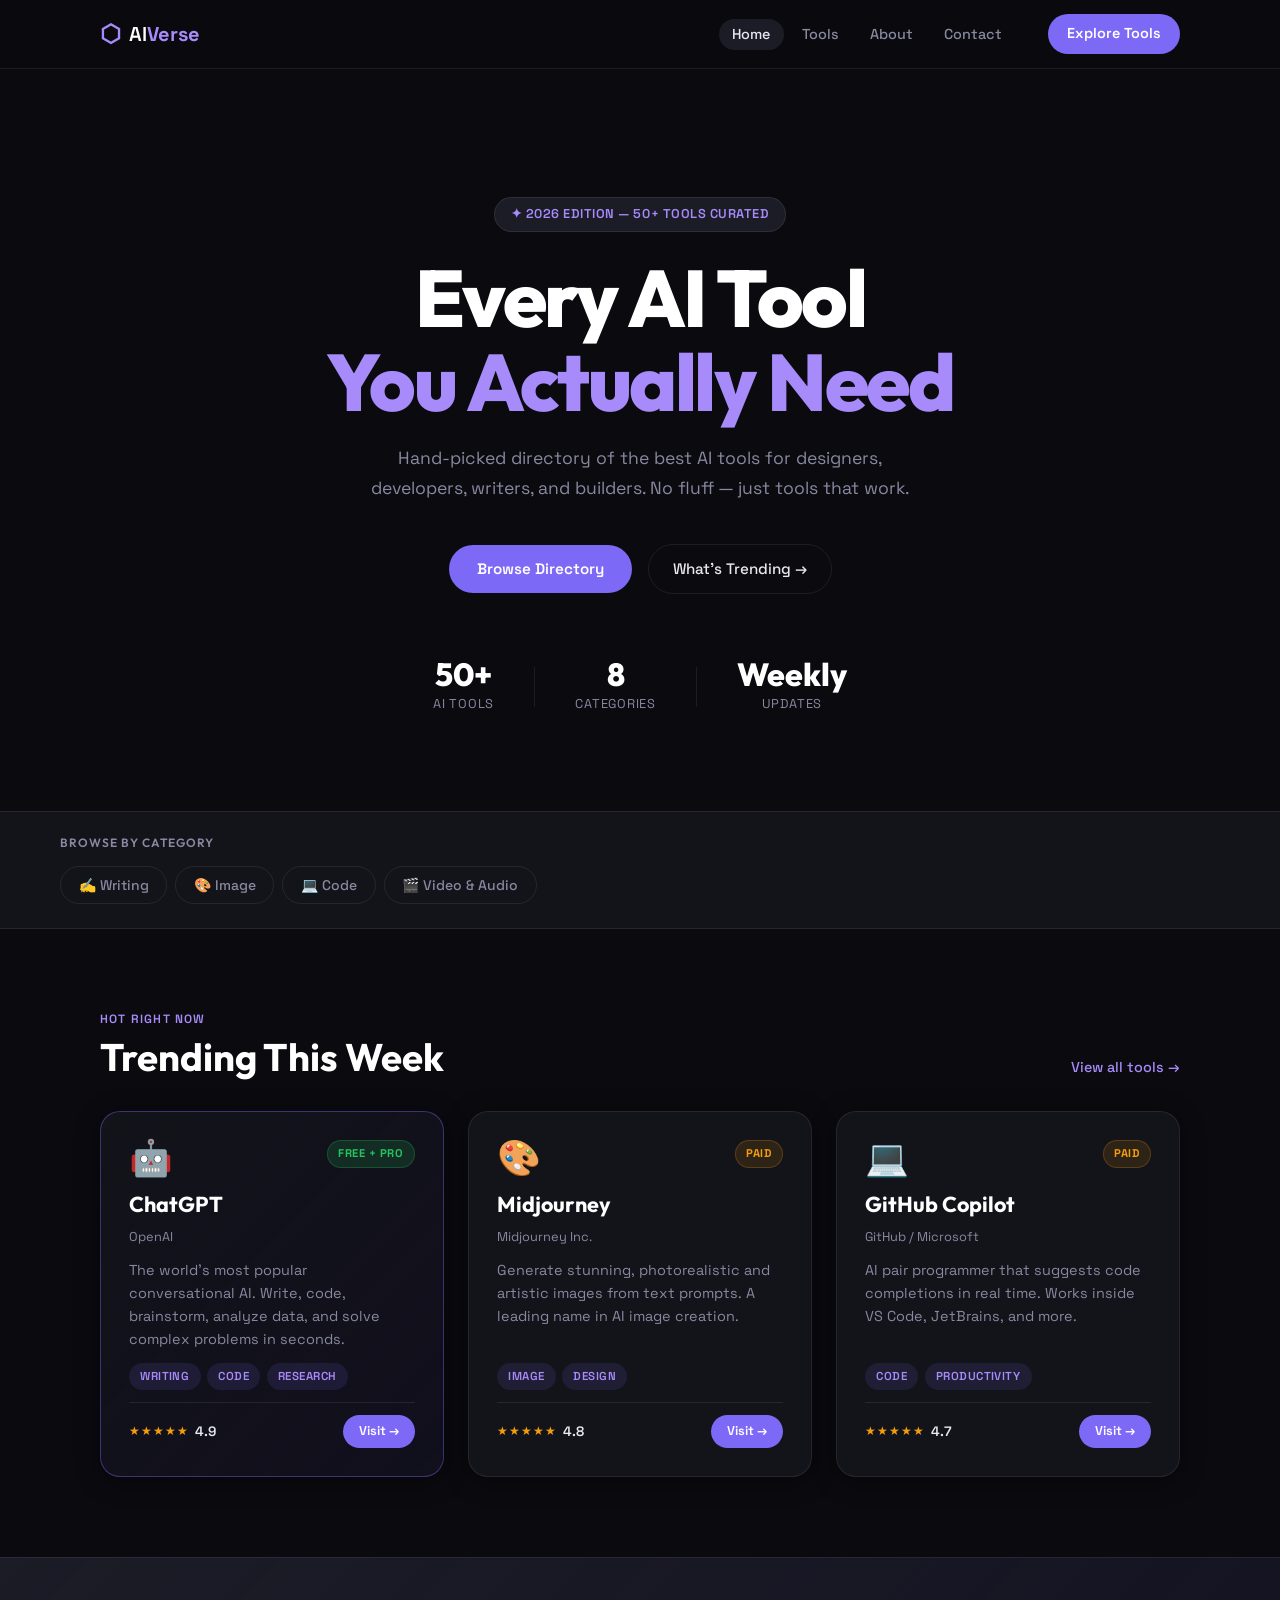
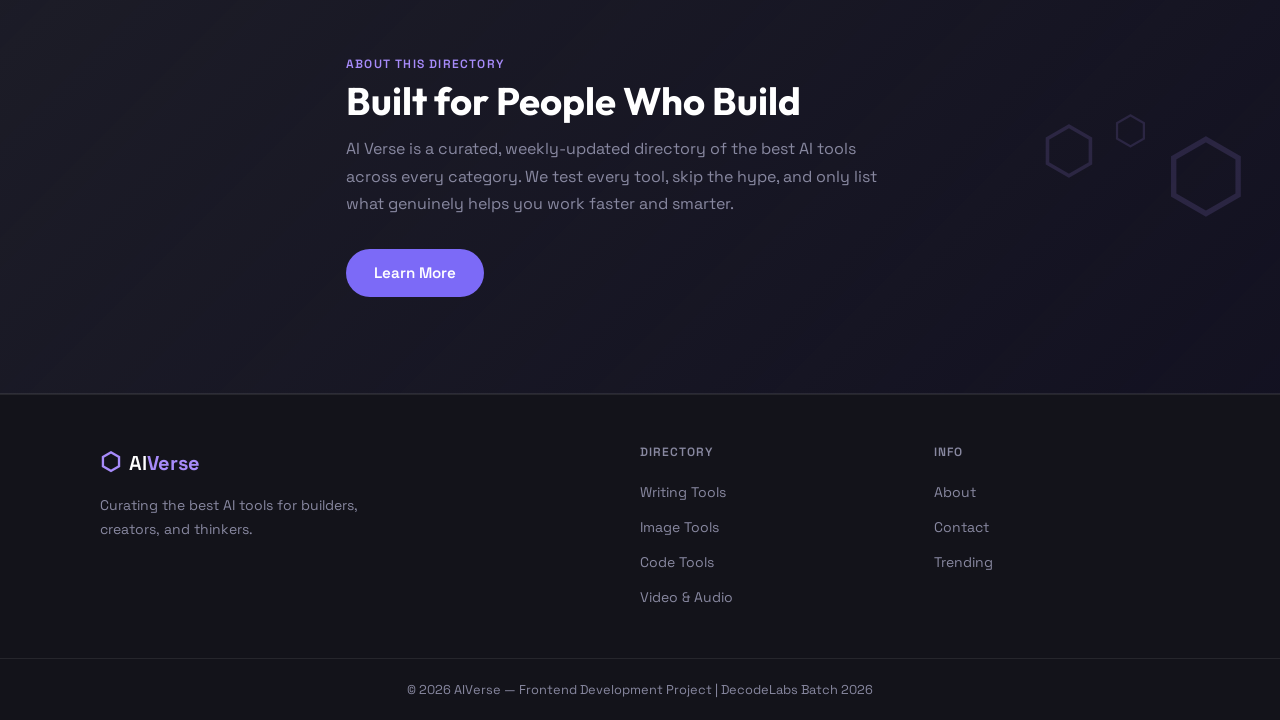
<file: index.html>
<!doctype html>
<html lang="en">
  <head>
    <meta charset="UTF-8" />
    <meta name="viewport" content="width=device-width, initial-scale=1.0" />
    <title>AI Verse — AI Tools Directory 2026</title>
    <meta
      name="description"
      content="Hand-picked directory of the best AI tools for writers, developers, designers, and builders. Updated weekly."
    />
    <link rel="stylesheet" href="style.css" />
    <link rel="preconnect" href="https://fonts.googleapis.com" />
    <link
      href="https://fonts.googleapis.com/css2?family=Space+Grotesk:wght@300;400;500;600;700&family=Outfit:wght@700;800&display=swap"
      rel="stylesheet"
    />
  </head>
  <body>
    <a href="#main-content" class="skip-link">Skip to main content</a>

    <!--  HEADER / NAV  -->
    <header class="site-header">
      <nav class="nav-container">
        <a href="index.html" class="logo" aria-label="AI Verse Home">
          <span class="logo-icon">⬡</span>
          <span class="logo-text">AI<strong>Verse</strong></span>
        </a>
        <ul class="nav-links" role="list">
          <li><a href="index.html" aria-current="page">Home</a></li>
          <li><a href="tools.html">Tools</a></li>
          <li><a href="about.html">About</a></li>
          <li><a href="contact.html">Contact</a></li>
        </ul>
        <a href="tools.html" class="nav-cta">Explore Tools</a>
        <button
          class="nav-toggle"
          aria-label="Toggle menu"
          aria-expanded="false"
        >
          <span class="nav-toggle-bar"></span>
          <span class="nav-toggle-bar"></span>
          <span class="nav-toggle-bar"></span>
        </button>
      </nav>
      <div class="mobile-nav" role="list">
        <a href="index.html" aria-current="page">Home</a>
        <a href="tools.html">Tools</a>
        <a href="about.html">About</a>
        <a href="contact.html">Contact</a>
        <a href="tools.html" class="nav-cta">Explore Tools</a>
      </div>
    </header>

    <main id="main-content">
      <!--  HERO -->
      <section class="hero" aria-labelledby="hero-heading">
        <div class="hero-badge">✦ 2026 Edition — 50+ Tools Curated</div>
        <h1 id="hero-heading">
          Every AI Tool<br />
          <em>You Actually Need</em>
        </h1>
        <p class="hero-sub">
          Hand-picked directory of the best AI tools for designers, developers,
          writers, and builders. No fluff — just tools that work.
        </p>
        <div class="hero-actions">
          <a href="tools.html" class="btn-primary">Browse Directory</a>
          <a href="#trending" class="btn-ghost">What's Trending →</a>
        </div>
        <div class="hero-stats" role="list" aria-label="Directory statistics">
          <div class="stat" role="listitem">
            <span class="stat-num">50+</span>
            <span class="stat-label">AI Tools</span>
          </div>
          <div class="stat-divider" aria-hidden="true"></div>
          <div class="stat" role="listitem">
            <span class="stat-num">8</span>
            <span class="stat-label">Categories</span>
          </div>
          <div class="stat-divider" aria-hidden="true"></div>
          <div class="stat" role="listitem">
            <span class="stat-num">Weekly</span>
            <span class="stat-label">Updates</span>
          </div>
        </div>
      </section>

      <!-- CATEGORY PILLS  -->
      <section class="categories" id="categories" aria-labelledby="cat-heading">
        <h2 id="cat-heading" class="section-label">Browse by Category</h2>
        <ul class="category-pills" role="list">
          <li><a href="tools.html#writing" class="pill">✍️ Writing</a></li>
          <li><a href="tools.html#image" class="pill">🎨 Image</a></li>
          <li><a href="tools.html#code" class="pill">💻 Code</a></li>
          <li><a href="tools.html#video" class="pill">🎬 Video & Audio</a></li>
        </ul>
      </section>

      <!--  TRENDING  -->
      <section
        class="trending"
        id="trending"
        aria-labelledby="trending-heading"
      >
        <div class="section-header">
          <div>
            <p class="eyebrow">Hot Right Now</p>
            <h2 id="trending-heading">Trending This Week</h2>
          </div>
          <a href="tools.html" class="view-all-link">View all tools →</a>
        </div>

        <div class="trending-grid">
          <article
            class="tool-card featured"
            aria-label="ChatGPT - Featured tool"
          >
            <div class="card-top">
              <div class="tool-icon" aria-hidden="true">🤖</div>
              <span class="badge badge-free">Free + Pro</span>
            </div>
            <h3 class="tool-name">ChatGPT</h3>
            <p class="tool-maker">OpenAI</p>
            <p class="tool-desc">
              The world's most popular conversational AI. Write, code,
              brainstorm, analyze data, and solve complex problems in seconds.
            </p>
            <div class="tool-tags" aria-label="Tags">
              <span class="tag">Writing</span>
              <span class="tag">Code</span>
              <span class="tag">Research</span>
            </div>
            <div class="card-footer">
              <div class="rating" aria-label="Rating: 4.9 out of 5">
                <span class="stars" aria-hidden="true">★★★★★</span>
                <span class="rating-num">4.9</span>
              </div>
              <a
                href="https://chat.openai.com"
                target="_blank"
                rel="noopener noreferrer"
                class="visit-btn"
                >Visit →</a
              >
            </div>
          </article>

          <article
            class="tool-card"
            aria-label="Midjourney - Image generation tool"
          >
            <div class="card-top">
              <div class="tool-icon" aria-hidden="true">🎨</div>
              <span class="badge badge-paid">Paid</span>
            </div>
            <h3 class="tool-name">Midjourney</h3>
            <p class="tool-maker">Midjourney Inc.</p>
            <p class="tool-desc">
              Generate stunning, photorealistic and artistic images from text
              prompts. A leading name in AI image creation.
            </p>
            <div class="tool-tags" aria-label="Tags">
              <span class="tag">Image</span>
              <span class="tag">Design</span>
            </div>
            <div class="card-footer">
              <div class="rating" aria-label="Rating: 4.8 out of 5">
                <span class="stars" aria-hidden="true">★★★★★</span>
                <span class="rating-num">4.8</span>
              </div>
              <a
                href="https://midjourney.com"
                target="_blank"
                rel="noopener noreferrer"
                class="visit-btn"
                >Visit →</a
              >
            </div>
          </article>

          <article
            class="tool-card"
            aria-label="GitHub Copilot - Code assistant"
          >
            <div class="card-top">
              <div class="tool-icon" aria-hidden="true">💻</div>
              <span class="badge badge-paid">Paid</span>
            </div>
            <h3 class="tool-name">GitHub Copilot</h3>
            <p class="tool-maker">GitHub / Microsoft</p>
            <p class="tool-desc">
              AI pair programmer that suggests code completions in real time.
              Works inside VS Code, JetBrains, and more.
            </p>
            <div class="tool-tags" aria-label="Tags">
              <span class="tag">Code</span>
              <span class="tag">Productivity</span>
            </div>
            <div class="card-footer">
              <div class="rating" aria-label="Rating: 4.7 out of 5">
                <span class="stars" aria-hidden="true">★★★★★</span>
                <span class="rating-num">4.7</span>
              </div>
              <a
                href="https://github.com/features/copilot"
                target="_blank"
                rel="noopener noreferrer"
                class="visit-btn"
                >Visit →</a
              >
            </div>
          </article>
        </div>
      </section>

      <!-- ABOUT PREVIEW BANNER -->
      <section class="about-banner" id="about" aria-labelledby="about-heading">
        <div class="about-content">
          <p class="eyebrow">About This Directory</p>
          <h2 id="about-heading">Built for People Who Build</h2>
          <p>
            AI Verse is a curated, weekly-updated directory of the best AI tools
            across every category. We test every tool, skip the hype, and only
            list what genuinely helps you work faster and smarter.
          </p>
          <a href="about.html" class="btn-primary">Learn More</a>
        </div>
        <div class="about-decoration" aria-hidden="true">
          <div class="deco-circle c1">⬡</div>
          <div class="deco-circle c2">⬡</div>
          <div class="deco-circle c3">⬡</div>
        </div>
      </section>
    </main>

    <!-- FOOTER -->
    <footer class="site-footer" role="contentinfo">
      <div class="footer-inner">
        <div class="footer-brand">
          <a href="index.html" class="logo" aria-label="AI Verse Home">
            <span class="logo-icon">⬡</span>
            <span class="logo-text">AI<strong>Verse</strong></span>
          </a>
          <p>
            Curating the best AI tools for builders, creators, and thinkers.
          </p>
        </div>
        <nav class="footer-nav" aria-label="Footer navigation">
          <h3 class="footer-nav-title">Directory</h3>
          <ul role="list">
            <li><a href="tools.html#writing">Writing Tools</a></li>
            <li><a href="tools.html#image">Image Tools</a></li>
            <li><a href="tools.html#code">Code Tools</a></li>
            <li><a href="tools.html#video">Video & Audio</a></li>
          </ul>
        </nav>
        <nav class="footer-nav" aria-label="Secondary footer navigation">
          <h3 class="footer-nav-title">Info</h3>
          <ul role="list">
            <li><a href="about.html">About</a></li>
            <li><a href="contact.html">Contact</a></li>
            <li><a href="index.html#trending">Trending</a></li>
          </ul>
        </nav>
      </div>
      <div class="footer-bottom">
        <p>
          © 2026 AIVerse — Frontend Development Project | DecodeLabs Batch 2026
        </p>
      </div>
    </footer>

    <script src="script.js"></script>
  </body>
</html>
</file>
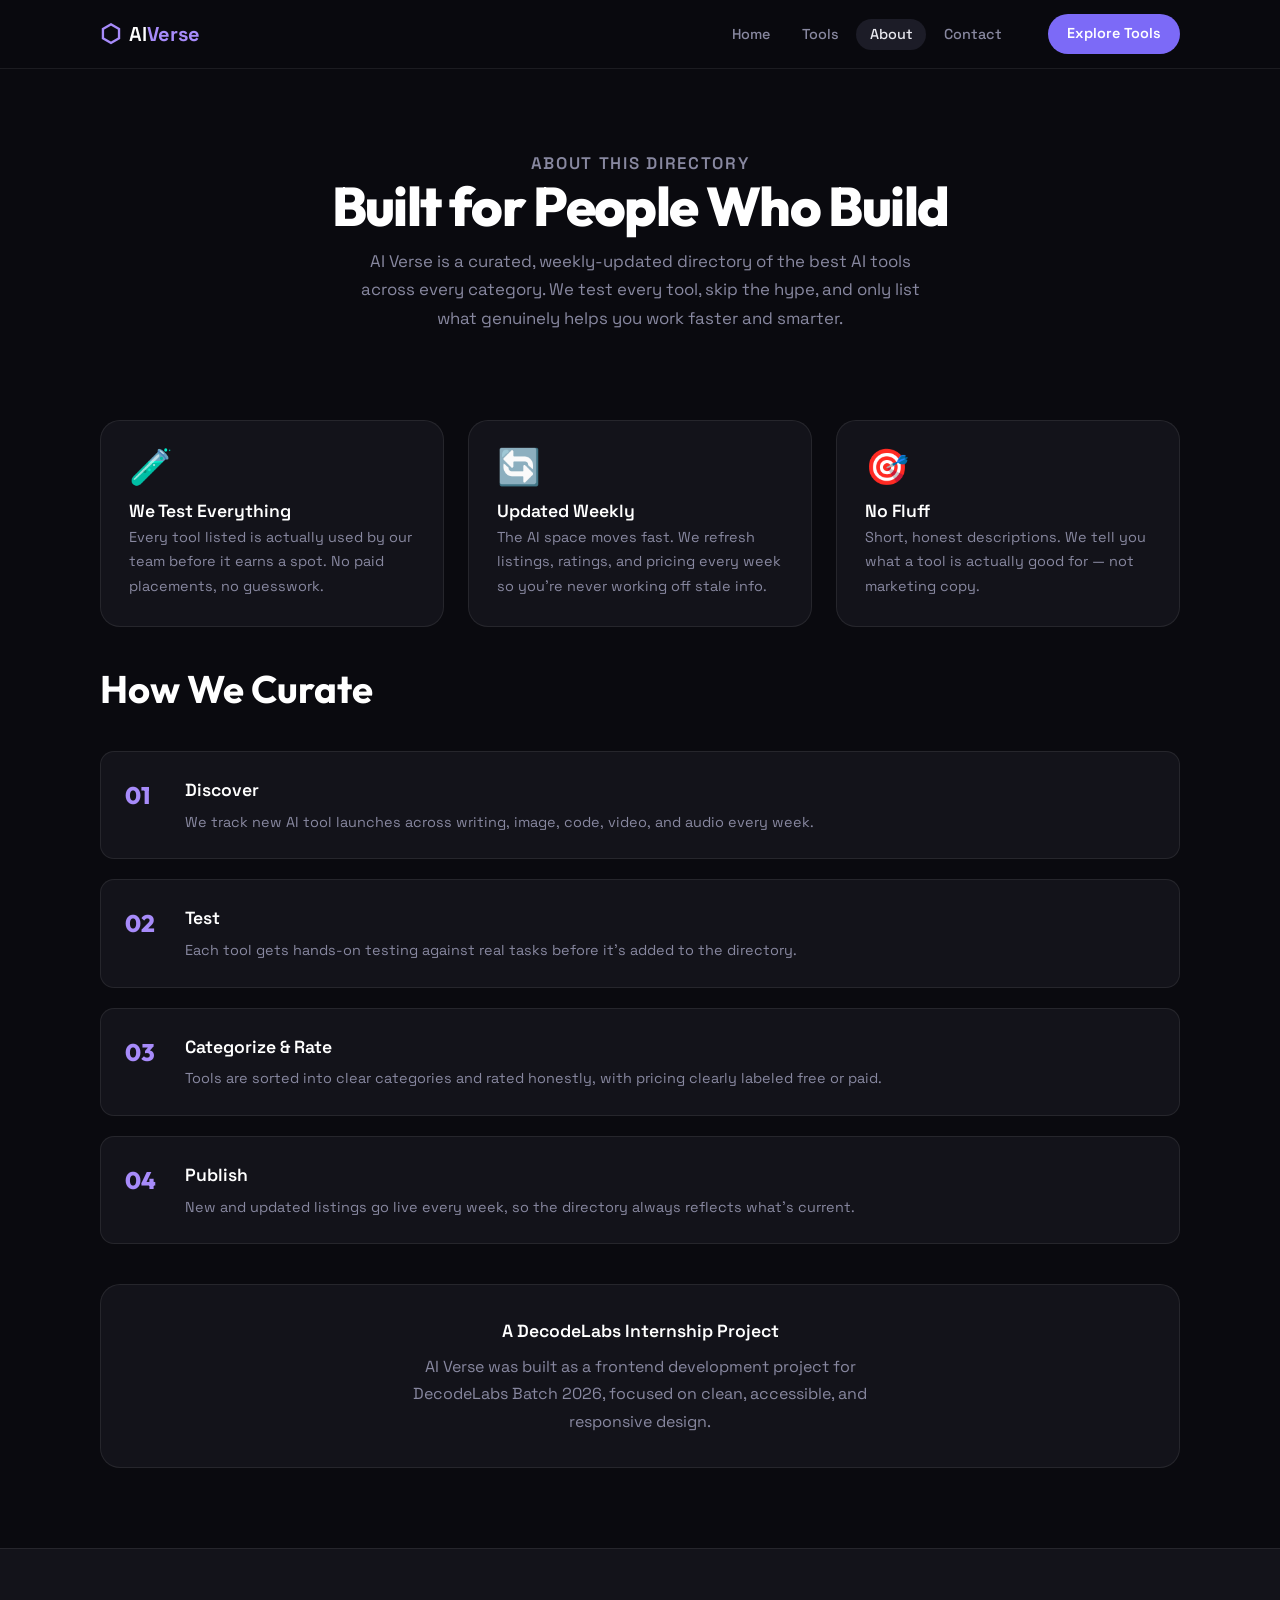
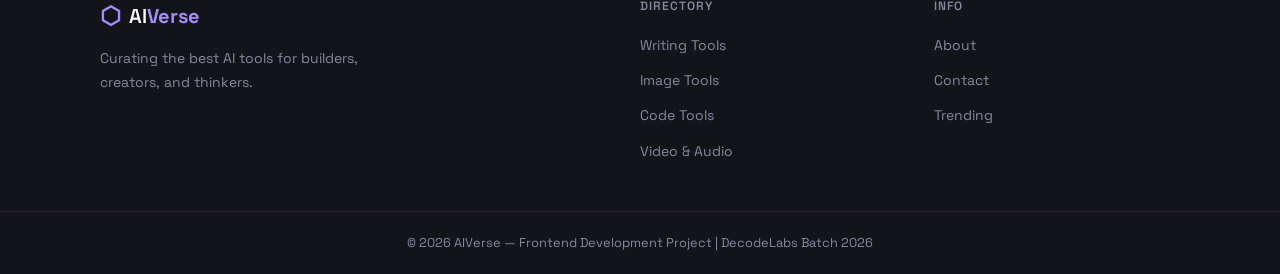
<file: About.html>
<!doctype html>
<html lang="en">
  <head>
    <meta charset="UTF-8" />
    <meta name="viewport" content="width=device-width, initial-scale=1.0" />
    <title>About — AI Verse</title>
    <meta
      name="description"
      content="Learn how AI Verse curates and tests AI tools every week, and the people behind the directory."
    />
    <link rel="stylesheet" href="style.css" />
    <link rel="preconnect" href="https://fonts.googleapis.com" />
    <link
      href="https://fonts.googleapis.com/css2?family=Space+Grotesk:wght@300;400;500;600;700&family=Outfit:wght@700;800&display=swap"
      rel="stylesheet"
    />
  </head>
  <body>
    <a href="#main-content" class="skip-link">Skip to main content</a>

    <!--  HEADER / NAV  -->
    <header class="site-header">
      <nav class="nav-container">
        <a href="index.html" class="logo" aria-label="AI Verse Home">
          <span class="logo-icon">⬡</span>
          <span class="logo-text">AI<strong>Verse</strong></span>
        </a>
        <ul class="nav-links" role="list">
          <li><a href="index.html">Home</a></li>
          <li><a href="tools.html">Tools</a></li>
          <li><a href="about.html" aria-current="page">About</a></li>
          <li><a href="contact.html">Contact</a></li>
        </ul>
        <a href="tools.html" class="nav-cta">Explore Tools</a>
        <button
          class="nav-toggle"
          aria-label="Toggle menu"
          aria-expanded="false"
        >
          <span class="nav-toggle-bar"></span>
          <span class="nav-toggle-bar"></span>
          <span class="nav-toggle-bar"></span>
        </button>
      </nav>
      <div class="mobile-nav" role="list">
        <a href="index.html">Home</a>
        <a href="tools.html">Tools</a>
        <a href="about.html" aria-current="page">About</a>
        <a href="contact.html">Contact</a>
        <a href="tools.html" class="nav-cta">Explore Tools</a>
      </div>
    </header>

    <main id="main-content">
      <!-- PAGE HERO -->
      <section class="page-hero" aria-labelledby="page-heading">
        <p class="eyebrow" style="text-align: center">About This Directory</p>
        <h1 id="page-heading">Built for People Who Build</h1>
        <p>
          AI Verse is a curated, weekly-updated directory of the best AI tools
          across every category. We test every tool, skip the hype, and only
          list what genuinely helps you work faster and smarter.
        </p>
      </section>

      <section class="about-page" aria-labelledby="mission-heading">
        <div class="about-grid">
          <div class="about-pillar">
            <div class="tool-icon" aria-hidden="true">🧪</div>
            <h3>We Test Everything</h3>
            <p>
              Every tool listed is actually used by our team before it earns a
              spot. No paid placements, no guesswork.
            </p>
          </div>
          <div class="about-pillar">
            <div class="tool-icon" aria-hidden="true">🔄</div>
            <h3>Updated Weekly</h3>
            <p>
              The AI space moves fast. We refresh listings, ratings, and pricing
              every week so you're never working off stale info.
            </p>
          </div>
          <div class="about-pillar">
            <div class="tool-icon" aria-hidden="true">🎯</div>
            <h3>No Fluff</h3>
            <p>
              Short, honest descriptions. We tell you what a tool is actually
              good for — not marketing copy.
            </p>
          </div>
        </div>

        <h2 id="mission-heading">How We Curate</h2>
        <div class="about-steps">
          <div class="about-step">
            <span class="about-step-num" aria-hidden="true">01</span>
            <div>
              <h3>Discover</h3>
              <p>
                We track new AI tool launches across writing, image, code,
                video, and audio every week.
              </p>
            </div>
          </div>
          <div class="about-step">
            <span class="about-step-num" aria-hidden="true">02</span>
            <div>
              <h3>Test</h3>
              <p>
                Each tool gets hands-on testing against real tasks before it's
                added to the directory.
              </p>
            </div>
          </div>
          <div class="about-step">
            <span class="about-step-num" aria-hidden="true">03</span>
            <div>
              <h3>Categorize & Rate</h3>
              <p>
                Tools are sorted into clear categories and rated honestly, with
                pricing clearly labeled free or paid.
              </p>
            </div>
          </div>
          <div class="about-step">
            <span class="about-step-num" aria-hidden="true">04</span>
            <div>
              <h3>Publish</h3>
              <p>
                New and updated listings go live every week, so the directory
                always reflects what's current.
              </p>
            </div>
          </div>
        </div>

        <div class="about-team-note">
          <h3>A DecodeLabs Internship Project</h3>
          <p>
            AI Verse was built as a frontend development project for DecodeLabs
            Batch 2026, focused on clean, accessible, and responsive design.
          </p>
        </div>
      </section>
    </main>

    <!-- FOOTER -->
    <footer class="site-footer" role="contentinfo">
      <div class="footer-inner">
        <div class="footer-brand">
          <a href="index.html" class="logo" aria-label="AI Verse Home">
            <span class="logo-icon">⬡</span>
            <span class="logo-text">AI<strong>Verse</strong></span>
          </a>
          <p>
            Curating the best AI tools for builders, creators, and thinkers.
          </p>
        </div>
        <nav class="footer-nav" aria-label="Footer navigation">
          <h3 class="footer-nav-title">Directory</h3>
          <ul role="list">
            <li><a href="tools.html#writing">Writing Tools</a></li>
            <li><a href="tools.html#image">Image Tools</a></li>
            <li><a href="tools.html#code">Code Tools</a></li>
            <li><a href="tools.html#video">Video & Audio</a></li>
          </ul>
        </nav>
        <nav class="footer-nav" aria-label="Secondary footer navigation">
          <h3 class="footer-nav-title">Info</h3>
          <ul role="list">
            <li><a href="about.html">About</a></li>
            <li><a href="contact.html">Contact</a></li>
            <li><a href="index.html#trending">Trending</a></li>
          </ul>
        </nav>
      </div>
      <div class="footer-bottom">
        <p>
          © 2026 AIVerse — Frontend Development Project | DecodeLabs Batch 2026
        </p>
      </div>
    </footer>

    <script src="script.js"></script>
  </body>
</html>
</file>
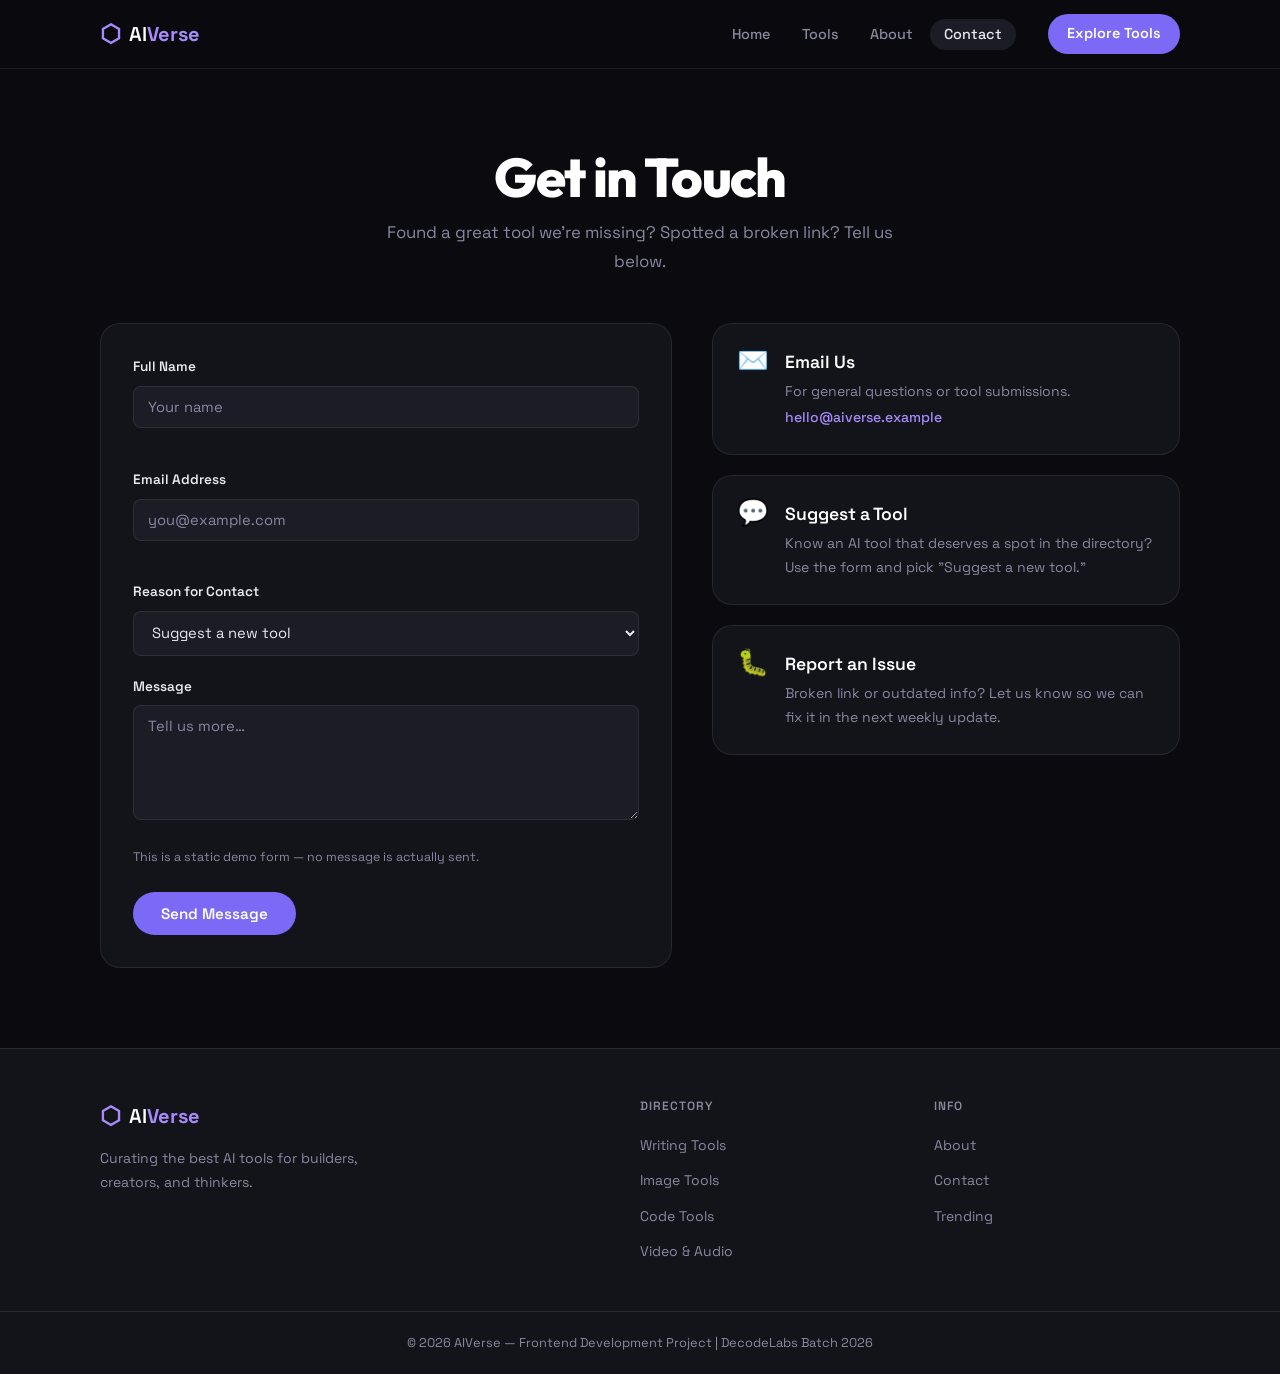
<file: Contact.html>
<!doctype html>
<html lang="en">
  <head>
    <meta charset="UTF-8" />
    <meta name="viewport" content="width=device-width, initial-scale=1.0" />
    <title>Contact — AI Verse</title>
    <meta
      name="description"
      content="Suggest a tool, report an issue, or get in touch with the AI Verse team."
    />
    <link rel="stylesheet" href="style.css" />
    <link rel="preconnect" href="https://fonts.googleapis.com" />
    <link
      href="https://fonts.googleapis.com/css2?family=Space+Grotesk:wght@300;400;500;600;700&family=Outfit:wght@700;800&display=swap"
      rel="stylesheet"
    />
  </head>
  <body>
    <a href="#main-content" class="skip-link">Skip to main content</a>

    <!--  HEADER / NAV  -->
    <header class="site-header">
      <nav class="nav-container">
        <a href="index.html" class="logo" aria-label="AI Verse Home">
          <span class="logo-icon">⬡</span>
          <span class="logo-text">AI<strong>Verse</strong></span>
        </a>
        <ul class="nav-links" role="list">
          <li><a href="index.html">Home</a></li>
          <li><a href="tools.html">Tools</a></li>
          <li><a href="about.html">About</a></li>
          <li><a href="contact.html" aria-current="page">Contact</a></li>
        </ul>
        <a href="tools.html" class="nav-cta">Explore Tools</a>
        <button
          class="nav-toggle"
          aria-label="Toggle menu"
          aria-expanded="false"
        >
          <span class="nav-toggle-bar"></span>
          <span class="nav-toggle-bar"></span>
          <span class="nav-toggle-bar"></span>
        </button>
      </nav>
      <div class="mobile-nav" role="list">
        <a href="index.html">Home</a>
        <a href="tools.html">Tools</a>
        <a href="about.html">About</a>
        <a href="contact.html" aria-current="page">Contact</a>
        <a href="tools.html" class="nav-cta">Explore Tools</a>
      </div>
    </header>

    <main id="main-content">
      <!-- PAGE HERO -->
      <section class="page-hero" aria-labelledby="page-heading">
        <h1 id="page-heading">Get in Touch</h1>
        <p>
          Found a great tool we're missing? Spotted a broken link? Tell us
          below.
        </p>
      </section>

      <section class="contact-section" aria-labelledby="form-heading">
        <form class="contact-form" novalidate>
          <h2 id="form-heading" class="visually-hidden">Contact form</h2>

          <p class="form-success" role="status">
            Thanks! Your message has been received — we'll get back to you soon.
          </p>

          <div class="form-row">
            <label for="name">Full Name</label>
            <input
              type="text"
              id="name"
              name="name"
              placeholder="Your name"
              data-required
            />
            <span
              class="form-error"
              data-error-for="name"
              aria-live="polite"
            ></span>
          </div>

          <div class="form-row">
            <label for="email">Email Address</label>
            <input
              type="email"
              id="email"
              name="email"
              placeholder="you@example.com"
              data-required
            />
            <span
              class="form-error"
              data-error-for="email"
              aria-live="polite"
            ></span>
          </div>

          <div class="form-row">
            <label for="reason">Reason for Contact</label>
            <select id="reason" name="reason">
              <option value="suggest">Suggest a new tool</option>
              <option value="bug">Report a broken link / bug</option>
              <option value="partnership">Partnership inquiry</option>
              <option value="other">Something else</option>
            </select>
          </div>

          <div class="form-row">
            <label for="message">Message</label>
            <textarea
              id="message"
              name="message"
              rows="5"
              placeholder="Tell us more…"
              data-required
            ></textarea>
            <span
              class="form-error"
              data-error-for="message"
              aria-live="polite"
            ></span>
            <span class="form-hint"
              >This is a static demo form — no message is actually sent.</span
            >
          </div>

          <button type="submit" class="btn-primary form-submit">
            Send Message
          </button>
        </form>

        <div class="contact-info">
          <div class="contact-info-card">
            <span class="tool-icon" aria-hidden="true">✉️</span>
            <div>
              <h3>Email Us</h3>
              <p>For general questions or tool submissions.</p>
              <a href="mailto:hello@aiverse.example">hello@aiverse.example</a>
            </div>
          </div>
          <div class="contact-info-card">
            <span class="tool-icon" aria-hidden="true">💬</span>
            <div>
              <h3>Suggest a Tool</h3>
              <p>
                Know an AI tool that deserves a spot in the directory? Use the
                form and pick "Suggest a new tool."
              </p>
            </div>
          </div>
          <div class="contact-info-card">
            <span class="tool-icon" aria-hidden="true">🐛</span>
            <div>
              <h3>Report an Issue</h3>
              <p>
                Broken link or outdated info? Let us know so we can fix it in
                the next weekly update.
              </p>
            </div>
          </div>
        </div>
      </section>
    </main>

    <!-- FOOTER -->
    <footer class="site-footer" role="contentinfo">
      <div class="footer-inner">
        <div class="footer-brand">
          <a href="index.html" class="logo" aria-label="AI Verse Home">
            <span class="logo-icon">⬡</span>
            <span class="logo-text">AI<strong>Verse</strong></span>
          </a>
          <p>
            Curating the best AI tools for builders, creators, and thinkers.
          </p>
        </div>
        <nav class="footer-nav" aria-label="Footer navigation">
          <h3 class="footer-nav-title">Directory</h3>
          <ul role="list">
            <li><a href="tools.html#writing">Writing Tools</a></li>
            <li><a href="tools.html#image">Image Tools</a></li>
            <li><a href="tools.html#code">Code Tools</a></li>
            <li><a href="tools.html#video">Video & Audio</a></li>
          </ul>
        </nav>
        <nav class="footer-nav" aria-label="Secondary footer navigation">
          <h3 class="footer-nav-title">Info</h3>
          <ul role="list">
            <li><a href="about.html">About</a></li>
            <li><a href="contact.html">Contact</a></li>
            <li><a href="index.html#trending">Trending</a></li>
          </ul>
        </nav>
      </div>
      <div class="footer-bottom">
        <p>
          © 2026 AIVerse — Frontend Development Project | DecodeLabs Batch 2026
        </p>
      </div>
    </footer>

    <script src="script.js"></script>
  </body>
</html>
</file>
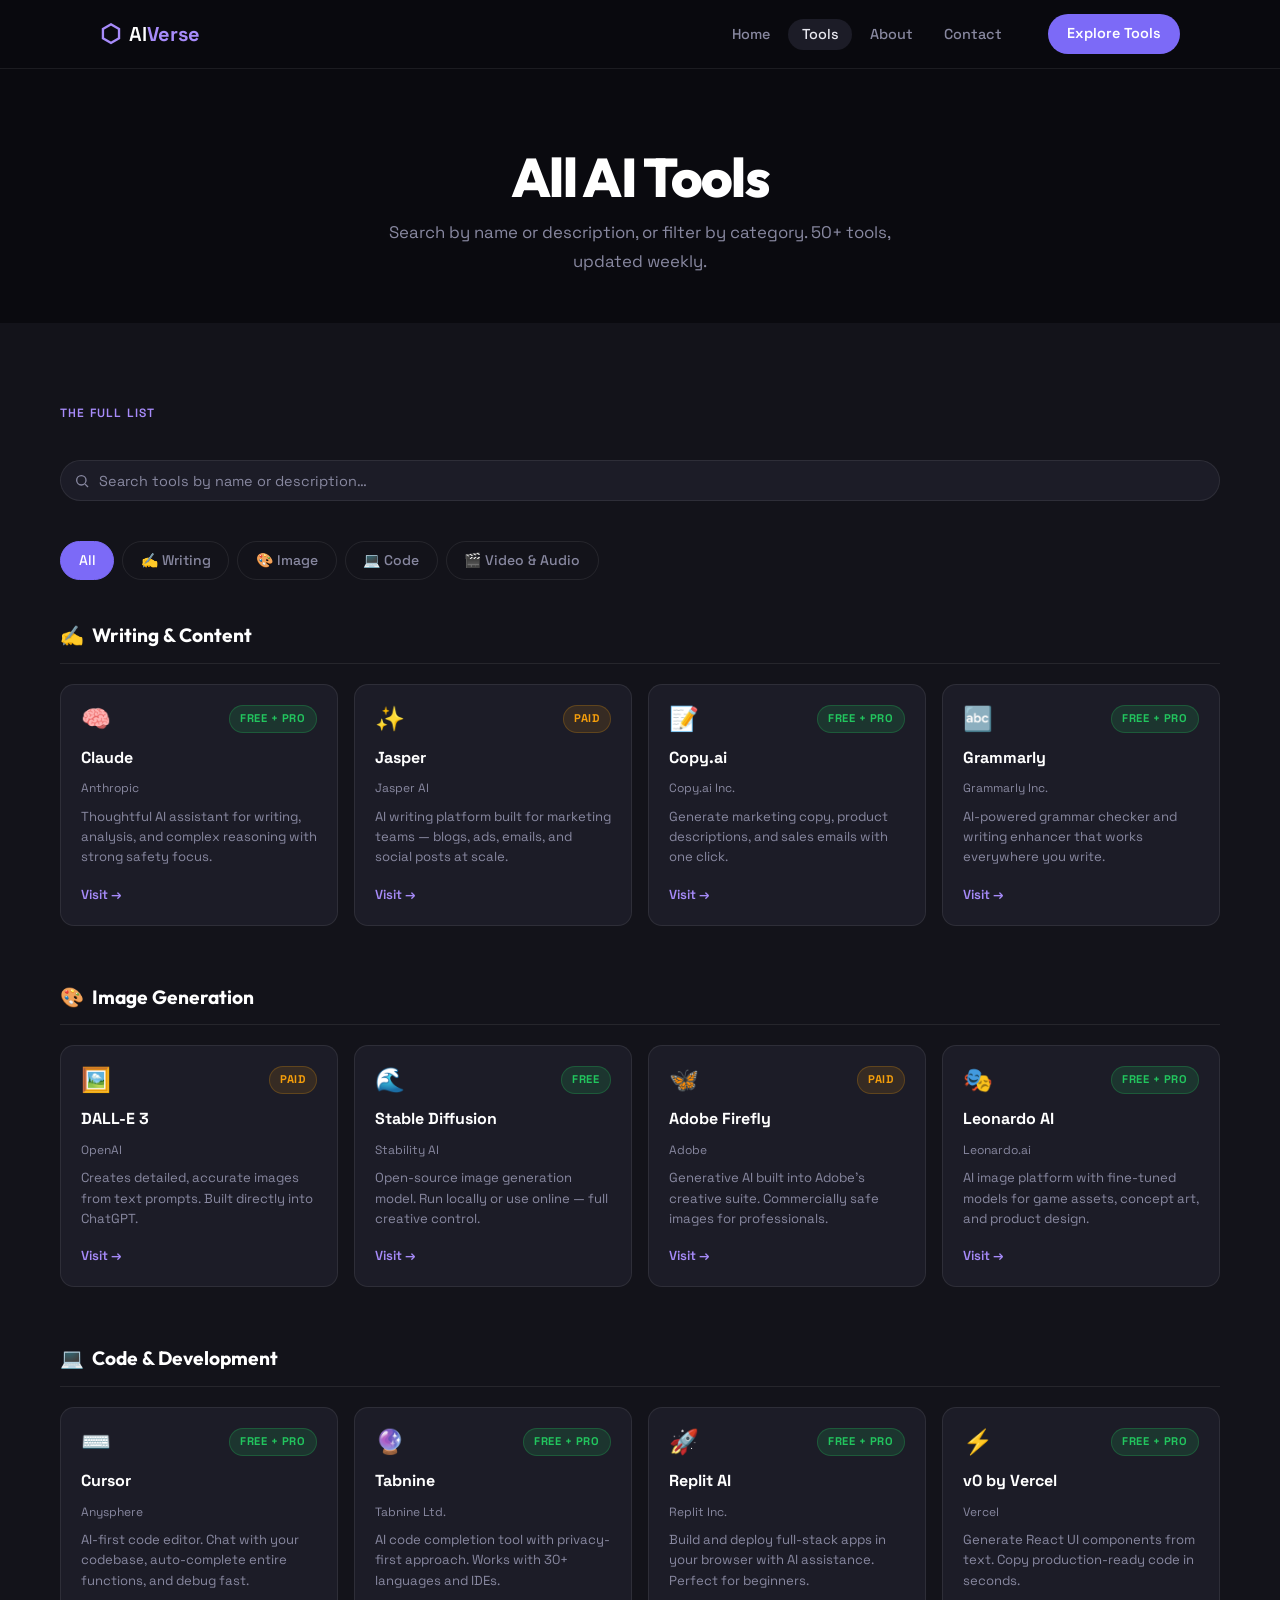
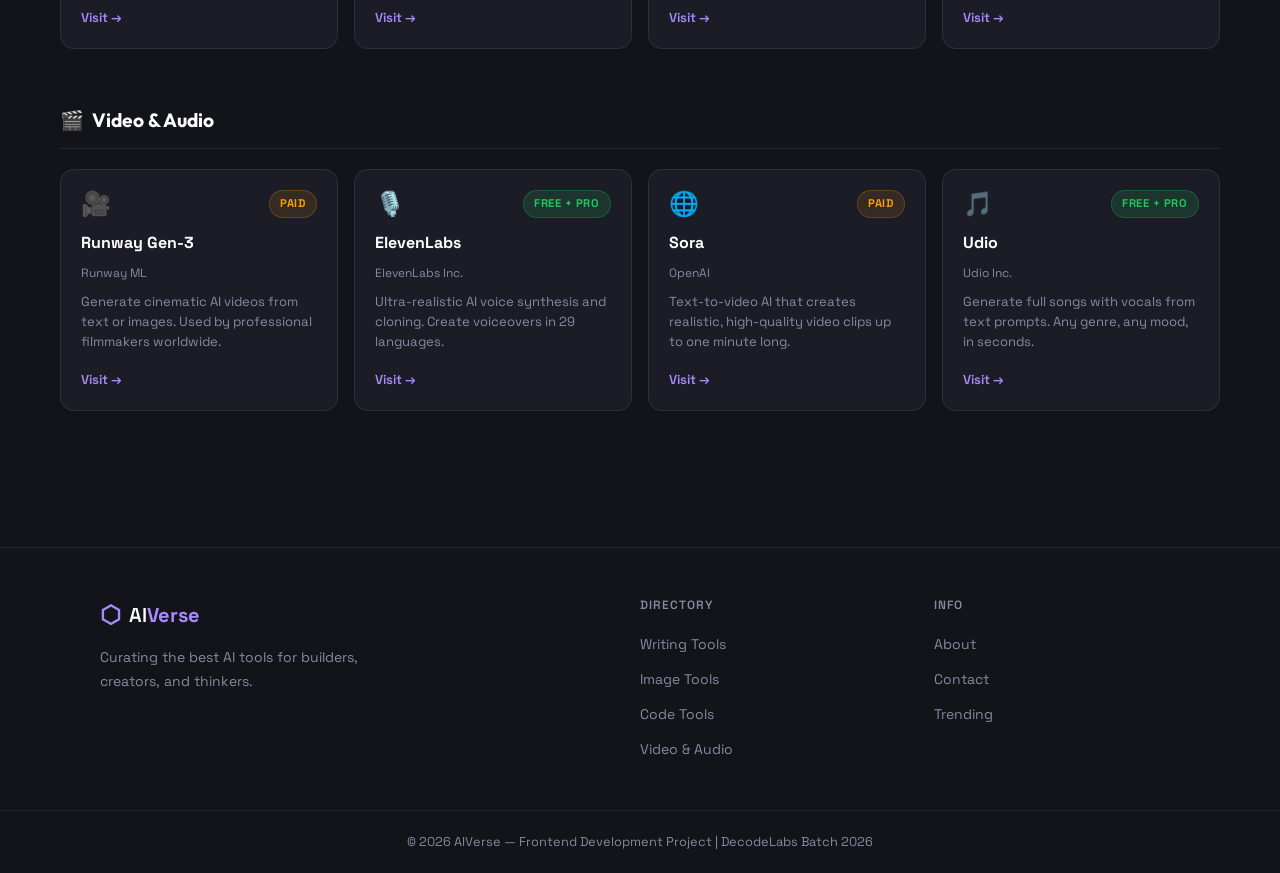
<file: Tools.html>
<!doctype html>
<html lang="en">
  <head>
    <meta charset="UTF-8" />
    <meta name="viewport" content="width=device-width, initial-scale=1.0" />
    <title>All AI Tools — AI Verse Directory</title>
    <meta
      name="description"
      content="Browse 50+ AI tools across writing, image, code, video, and audio. Search and filter to find the right tool fast."
    />
    <link rel="stylesheet" href="style.css" />
    <link rel="preconnect" href="https://fonts.googleapis.com" />
    <link
      href="https://fonts.googleapis.com/css2?family=Space+Grotesk:wght@300;400;500;600;700&family=Outfit:wght@700;800&display=swap"
      rel="stylesheet"
    />
  </head>
  <body>
    <a href="#main-content" class="skip-link">Skip to main content</a>

    <!--  HEADER / NAV  -->
    <header class="site-header">
      <nav class="nav-container">
        <a href="index.html" class="logo" aria-label="AI Verse Home">
          <span class="logo-icon">⬡</span>
          <span class="logo-text">AI<strong>Verse</strong></span>
        </a>
        <ul class="nav-links" role="list">
          <li><a href="index.html">Home</a></li>
          <li><a href="tools.html" aria-current="page">Tools</a></li>
          <li><a href="about.html">About</a></li>
          <li><a href="contact.html">Contact</a></li>
        </ul>
        <a href="tools.html" class="nav-cta">Explore Tools</a>
        <button
          class="nav-toggle"
          aria-label="Toggle menu"
          aria-expanded="false"
        >
          <span class="nav-toggle-bar"></span>
          <span class="nav-toggle-bar"></span>
          <span class="nav-toggle-bar"></span>
        </button>
      </nav>
      <div class="mobile-nav" role="list">
        <a href="index.html">Home</a>
        <a href="tools.html" aria-current="page">Tools</a>
        <a href="about.html">About</a>
        <a href="contact.html">Contact</a>
        <a href="tools.html" class="nav-cta">Explore Tools</a>
      </div>
    </header>

    <main id="main-content">
      <!-- PAGE HERO -->
      <section class="page-hero" aria-labelledby="page-heading">
        <h1 id="page-heading">All AI Tools</h1>
        <p>
          Search by name or description, or filter by category. 50+ tools,
          updated weekly.
        </p>
      </section>

      <!-- ========== FULL TOOLS GRID ========== -->
      <section class="tools-section" id="tools" aria-labelledby="tools-heading">
        <div class="section-header">
          <div>
            <p class="eyebrow">The Full List</p>
            <h2 id="tools-heading" class="visually-hidden">All AI Tools</h2>
          </div>
        </div>

        <!-- Search + filter toolbar -->
        <div class="tools-toolbar">
          <div class="search-input-wrap">
            <svg
              xmlns="http://www.w3.org/2000/svg"
              viewBox="0 0 24 24"
              fill="none"
              stroke="currentColor"
              stroke-width="2"
              aria-hidden="true"
            >
              <circle cx="11" cy="11" r="7"></circle>
              <line x1="21" y1="21" x2="16.65" y2="16.65"></line>
            </svg>
            <label for="tool-search" class="visually-hidden"
              >Search tools</label
            >
            <input
              type="text"
              id="tool-search"
              class="search-input"
              placeholder="Search tools by name or description…"
              autocomplete="off"
            />
          </div>
        </div>

        <ul
          class="category-pills"
          role="list"
          aria-label="Filter by category"
          style="max-width: var(--max-w); margin: 0 auto 2.5rem"
        >
          <li><a href="#" class="pill active" data-filter="all">All</a></li>
          <li><a href="#" class="pill" data-filter="writing">✍️ Writing</a></li>
          <li><a href="#" class="pill" data-filter="image">🎨 Image</a></li>
          <li><a href="#" class="pill" data-filter="code">💻 Code</a></li>
          <li>
            <a href="#" class="pill" data-filter="video">🎬 Video & Audio</a>
          </li>
        </ul>

        <p class="no-results">
          No tools match your search. Try a different keyword or category.
        </p>

        <!-- Writing -->
        <div class="category-block" id="writing" data-category="writing">
          <h3 class="category-title">
            <span aria-hidden="true">✍️</span> Writing & Content
          </h3>
          <div class="tools-grid">
            <article class="tool-card-sm" aria-label="Claude by Anthropic">
              <div class="sm-top">
                <span class="tool-icon-sm" aria-hidden="true">🧠</span>
                <span class="badge badge-free">Free + Pro</span>
              </div>
              <h4 class="tool-name-sm">Claude</h4>
              <p class="tool-maker-sm">Anthropic</p>
              <p class="tool-desc-sm">
                Thoughtful AI assistant for writing, analysis, and complex
                reasoning with strong safety focus.
              </p>
              <a
                href="https://claude.ai"
                target="_blank"
                rel="noopener noreferrer"
                class="visit-btn-sm"
                >Visit →</a
              >
            </article>

            <article class="tool-card-sm" aria-label="Jasper AI writing tool">
              <div class="sm-top">
                <span class="tool-icon-sm" aria-hidden="true">✨</span>
                <span class="badge badge-paid">Paid</span>
              </div>
              <h4 class="tool-name-sm">Jasper</h4>
              <p class="tool-maker-sm">Jasper AI</p>
              <p class="tool-desc-sm">
                AI writing platform built for marketing teams — blogs, ads,
                emails, and social posts at scale.
              </p>
              <a
                href="https://jasper.ai"
                target="_blank"
                rel="noopener noreferrer"
                class="visit-btn-sm"
                >Visit →</a
              >
            </article>

            <article
              class="tool-card-sm"
              aria-label="Copy.ai content generation"
            >
              <div class="sm-top">
                <span class="tool-icon-sm" aria-hidden="true">📝</span>
                <span class="badge badge-free">Free + Pro</span>
              </div>
              <h4 class="tool-name-sm">Copy.ai</h4>
              <p class="tool-maker-sm">Copy.ai Inc.</p>
              <p class="tool-desc-sm">
                Generate marketing copy, product descriptions, and sales emails
                with one click.
              </p>
              <a
                href="https://copy.ai"
                target="_blank"
                rel="noopener noreferrer"
                class="visit-btn-sm"
                >Visit →</a
              >
            </article>

            <article
              class="tool-card-sm"
              aria-label="Grammarly writing assistant"
            >
              <div class="sm-top">
                <span class="tool-icon-sm" aria-hidden="true">🔤</span>
                <span class="badge badge-free">Free + Pro</span>
              </div>
              <h4 class="tool-name-sm">Grammarly</h4>
              <p class="tool-maker-sm">Grammarly Inc.</p>
              <p class="tool-desc-sm">
                AI-powered grammar checker and writing enhancer that works
                everywhere you write.
              </p>
              <a
                href="https://grammarly.com"
                target="_blank"
                rel="noopener noreferrer"
                class="visit-btn-sm"
                >Visit →</a
              >
            </article>
          </div>
        </div>

        <!-- Image -->
        <div class="category-block" id="image" data-category="image">
          <h3 class="category-title">
            <span aria-hidden="true">🎨</span> Image Generation
          </h3>
          <div class="tools-grid">
            <article
              class="tool-card-sm"
              aria-label="DALL-E 3 image generation"
            >
              <div class="sm-top">
                <span class="tool-icon-sm" aria-hidden="true">🖼️</span>
                <span class="badge badge-paid">Paid</span>
              </div>
              <h4 class="tool-name-sm">DALL-E 3</h4>
              <p class="tool-maker-sm">OpenAI</p>
              <p class="tool-desc-sm">
                Creates detailed, accurate images from text prompts. Built
                directly into ChatGPT.
              </p>
              <a
                href="https://openai.com/dall-e-3"
                target="_blank"
                rel="noopener noreferrer"
                class="visit-btn-sm"
                >Visit →</a
              >
            </article>

            <article
              class="tool-card-sm"
              aria-label="Stable Diffusion image AI"
            >
              <div class="sm-top">
                <span class="tool-icon-sm" aria-hidden="true">🌊</span>
                <span class="badge badge-free">Free</span>
              </div>
              <h4 class="tool-name-sm">Stable Diffusion</h4>
              <p class="tool-maker-sm">Stability AI</p>
              <p class="tool-desc-sm">
                Open-source image generation model. Run locally or use online —
                full creative control.
              </p>
              <a
                href="https://stability.ai"
                target="_blank"
                rel="noopener noreferrer"
                class="visit-btn-sm"
                >Visit →</a
              >
            </article>

            <article
              class="tool-card-sm"
              aria-label="Adobe Firefly design tool"
            >
              <div class="sm-top">
                <span class="tool-icon-sm" aria-hidden="true">🦋</span>
                <span class="badge badge-paid">Paid</span>
              </div>
              <h4 class="tool-name-sm">Adobe Firefly</h4>
              <p class="tool-maker-sm">Adobe</p>
              <p class="tool-desc-sm">
                Generative AI built into Adobe's creative suite. Commercially
                safe images for professionals.
              </p>
              <a
                href="https://firefly.adobe.com"
                target="_blank"
                rel="noopener noreferrer"
                class="visit-btn-sm"
                >Visit →</a
              >
            </article>

            <article
              class="tool-card-sm"
              aria-label="Leonardo AI image platform"
            >
              <div class="sm-top">
                <span class="tool-icon-sm" aria-hidden="true">🎭</span>
                <span class="badge badge-free">Free + Pro</span>
              </div>
              <h4 class="tool-name-sm">Leonardo AI</h4>
              <p class="tool-maker-sm">Leonardo.ai</p>
              <p class="tool-desc-sm">
                AI image platform with fine-tuned models for game assets,
                concept art, and product design.
              </p>
              <a
                href="https://leonardo.ai"
                target="_blank"
                rel="noopener noreferrer"
                class="visit-btn-sm"
                >Visit →</a
              >
            </article>
          </div>
        </div>

        <!-- Code -->
        <div class="category-block" id="code" data-category="code">
          <h3 class="category-title">
            <span aria-hidden="true">💻</span> Code & Development
          </h3>
          <div class="tools-grid">
            <article class="tool-card-sm" aria-label="Cursor AI code editor">
              <div class="sm-top">
                <span class="tool-icon-sm" aria-hidden="true">⌨️</span>
                <span class="badge badge-free">Free + Pro</span>
              </div>
              <h4 class="tool-name-sm">Cursor</h4>
              <p class="tool-maker-sm">Anysphere</p>
              <p class="tool-desc-sm">
                AI-first code editor. Chat with your codebase, auto-complete
                entire functions, and debug fast.
              </p>
              <a
                href="https://cursor.sh"
                target="_blank"
                rel="noopener noreferrer"
                class="visit-btn-sm"
                >Visit →</a
              >
            </article>

            <article
              class="tool-card-sm"
              aria-label="Tabnine AI code assistant"
            >
              <div class="sm-top">
                <span class="tool-icon-sm" aria-hidden="true">🔮</span>
                <span class="badge badge-free">Free + Pro</span>
              </div>
              <h4 class="tool-name-sm">Tabnine</h4>
              <p class="tool-maker-sm">Tabnine Ltd.</p>
              <p class="tool-desc-sm">
                AI code completion tool with privacy-first approach. Works with
                30+ languages and IDEs.
              </p>
              <a
                href="https://tabnine.com"
                target="_blank"
                rel="noopener noreferrer"
                class="visit-btn-sm"
                >Visit →</a
              >
            </article>

            <article
              class="tool-card-sm"
              aria-label="Replit AI coding platform"
            >
              <div class="sm-top">
                <span class="tool-icon-sm" aria-hidden="true">🚀</span>
                <span class="badge badge-free">Free + Pro</span>
              </div>
              <h4 class="tool-name-sm">Replit AI</h4>
              <p class="tool-maker-sm">Replit Inc.</p>
              <p class="tool-desc-sm">
                Build and deploy full-stack apps in your browser with AI
                assistance. Perfect for beginners.
              </p>
              <a
                href="https://replit.com"
                target="_blank"
                rel="noopener noreferrer"
                class="visit-btn-sm"
                >Visit →</a
              >
            </article>

            <article
              class="tool-card-sm"
              aria-label="v0 UI component generator"
            >
              <div class="sm-top">
                <span class="tool-icon-sm" aria-hidden="true">⚡</span>
                <span class="badge badge-free">Free + Pro</span>
              </div>
              <h4 class="tool-name-sm">v0 by Vercel</h4>
              <p class="tool-maker-sm">Vercel</p>
              <p class="tool-desc-sm">
                Generate React UI components from text. Copy production-ready
                code in seconds.
              </p>
              <a
                href="https://v0.dev"
                target="_blank"
                rel="noopener noreferrer"
                class="visit-btn-sm"
                >Visit →</a
              >
            </article>
          </div>
        </div>

        <!-- Video & Audio -->
        <div class="category-block" id="video" data-category="video">
          <h3 class="category-title">
            <span aria-hidden="true">🎬</span> Video & Audio
          </h3>
          <div class="tools-grid">
            <article
              class="tool-card-sm"
              aria-label="Runway AI video generation"
            >
              <div class="sm-top">
                <span class="tool-icon-sm" aria-hidden="true">🎥</span>
                <span class="badge badge-paid">Paid</span>
              </div>
              <h4 class="tool-name-sm">Runway Gen-3</h4>
              <p class="tool-maker-sm">Runway ML</p>
              <p class="tool-desc-sm">
                Generate cinematic AI videos from text or images. Used by
                professional filmmakers worldwide.
              </p>
              <a
                href="https://runwayml.com"
                target="_blank"
                rel="noopener noreferrer"
                class="visit-btn-sm"
                >Visit →</a
              >
            </article>

            <article class="tool-card-sm" aria-label="ElevenLabs voice AI">
              <div class="sm-top">
                <span class="tool-icon-sm" aria-hidden="true">🎙️</span>
                <span class="badge badge-free">Free + Pro</span>
              </div>
              <h4 class="tool-name-sm">ElevenLabs</h4>
              <p class="tool-maker-sm">ElevenLabs Inc.</p>
              <p class="tool-desc-sm">
                Ultra-realistic AI voice synthesis and cloning. Create
                voiceovers in 29 languages.
              </p>
              <a
                href="https://elevenlabs.io"
                target="_blank"
                rel="noopener noreferrer"
                class="visit-btn-sm"
                >Visit →</a
              >
            </article>

            <article
              class="tool-card-sm"
              aria-label="Sora video generation OpenAI"
            >
              <div class="sm-top">
                <span class="tool-icon-sm" aria-hidden="true">🌐</span>
                <span class="badge badge-paid">Paid</span>
              </div>
              <h4 class="tool-name-sm">Sora</h4>
              <p class="tool-maker-sm">OpenAI</p>
              <p class="tool-desc-sm">
                Text-to-video AI that creates realistic, high-quality video
                clips up to one minute long.
              </p>
              <a
                href="https://openai.com/sora"
                target="_blank"
                rel="noopener noreferrer"
                class="visit-btn-sm"
                >Visit →</a
              >
            </article>

            <article class="tool-card-sm" aria-label="Udio AI music generation">
              <div class="sm-top">
                <span class="tool-icon-sm" aria-hidden="true">🎵</span>
                <span class="badge badge-free">Free + Pro</span>
              </div>
              <h4 class="tool-name-sm">Udio</h4>
              <p class="tool-maker-sm">Udio Inc.</p>
              <p class="tool-desc-sm">
                Generate full songs with vocals from text prompts. Any genre,
                any mood, in seconds.
              </p>
              <a
                href="https://udio.com"
                target="_blank"
                rel="noopener noreferrer"
                class="visit-btn-sm"
                >Visit →</a
              >
            </article>
          </div>
        </div>
      </section>
    </main>

    <!-- FOOTER -->
    <footer class="site-footer" role="contentinfo">
      <div class="footer-inner">
        <div class="footer-brand">
          <a href="index.html" class="logo" aria-label="AI Verse Home">
            <span class="logo-icon">⬡</span>
            <span class="logo-text">AI<strong>Verse</strong></span>
          </a>
          <p>
            Curating the best AI tools for builders, creators, and thinkers.
          </p>
        </div>
        <nav class="footer-nav" aria-label="Footer navigation">
          <h3 class="footer-nav-title">Directory</h3>
          <ul role="list">
            <li><a href="tools.html#writing">Writing Tools</a></li>
            <li><a href="tools.html#image">Image Tools</a></li>
            <li><a href="tools.html#code">Code Tools</a></li>
            <li><a href="tools.html#video">Video & Audio</a></li>
          </ul>
        </nav>
        <nav class="footer-nav" aria-label="Secondary footer navigation">
          <h3 class="footer-nav-title">Info</h3>
          <ul role="list">
            <li><a href="about.html">About</a></li>
            <li><a href="contact.html">Contact</a></li>
            <li><a href="index.html#trending">Trending</a></li>
          </ul>
        </nav>
      </div>
      <div class="footer-bottom">
        <p>
          © 2026 AIVerse — Frontend Development Project | DecodeLabs Batch 2026
        </p>
      </div>
    </footer>

    <script src="script.js"></script>
  </body>
</html>
</file>
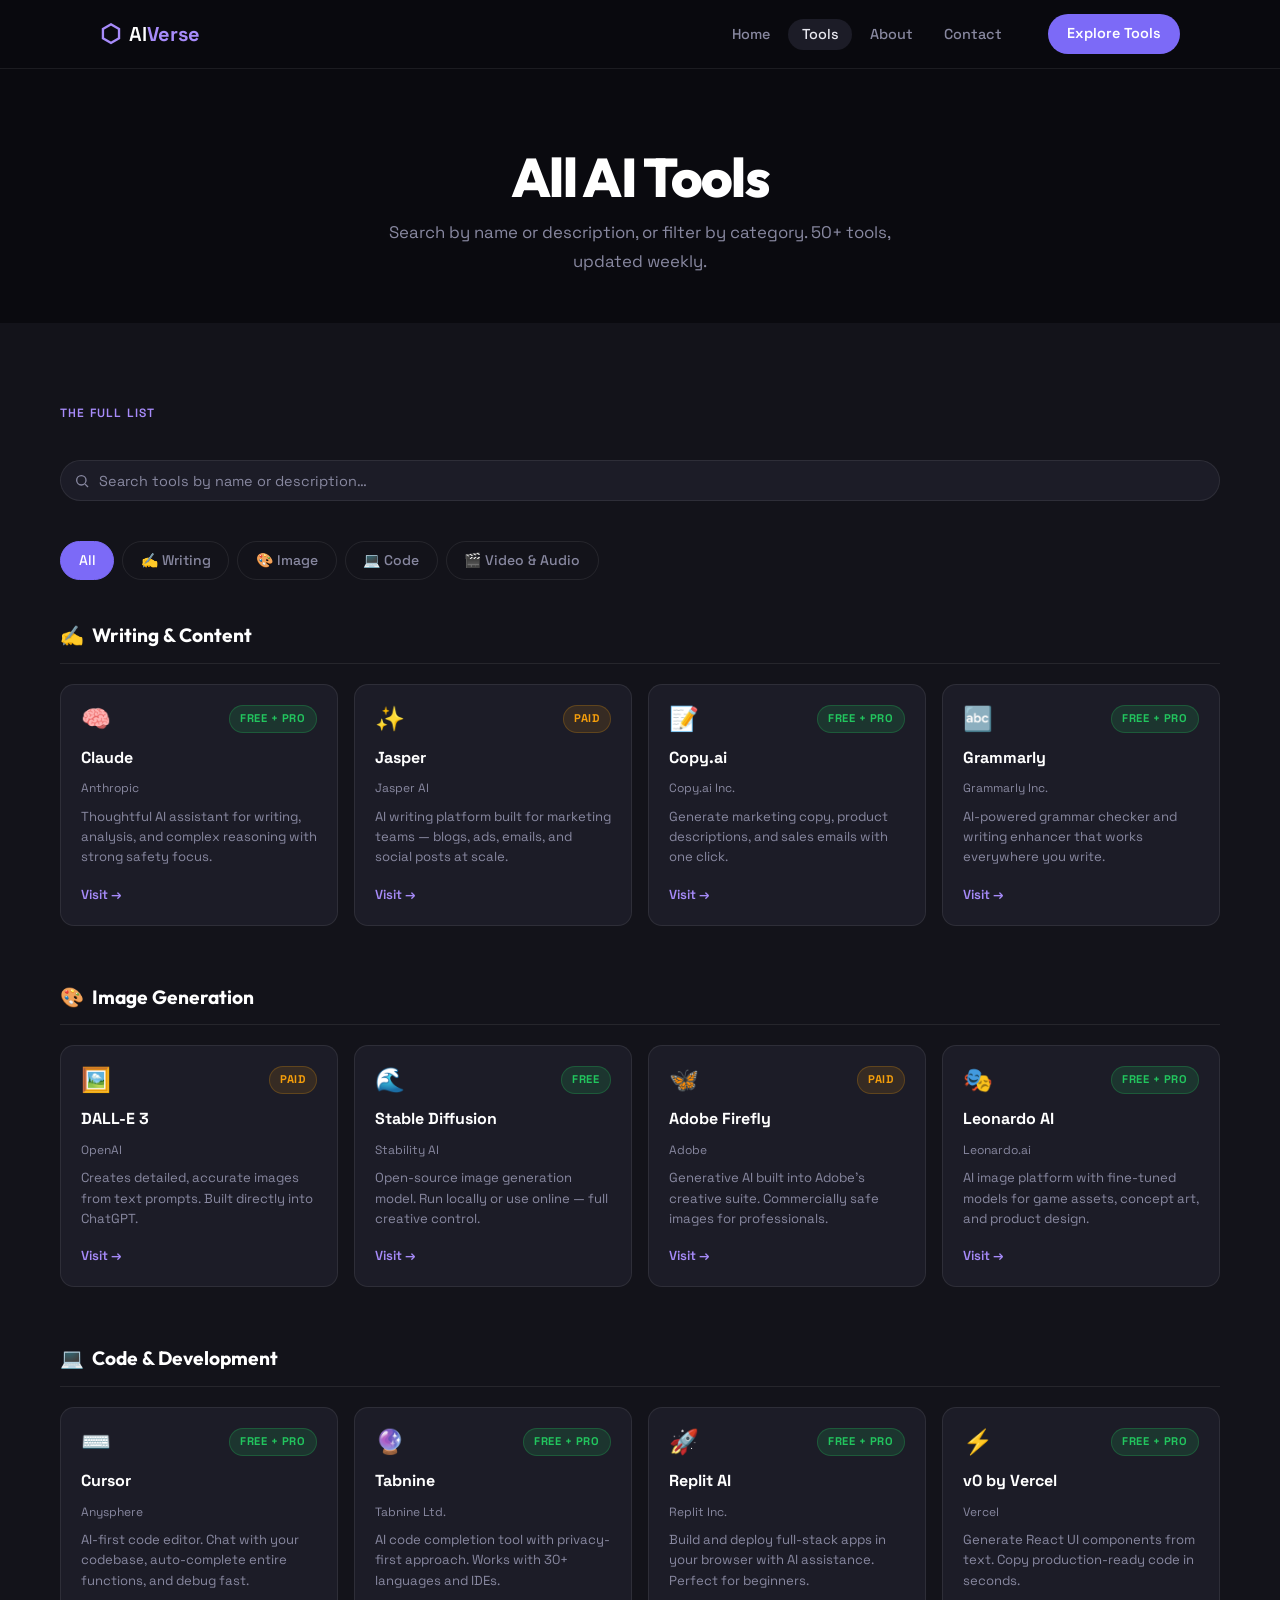
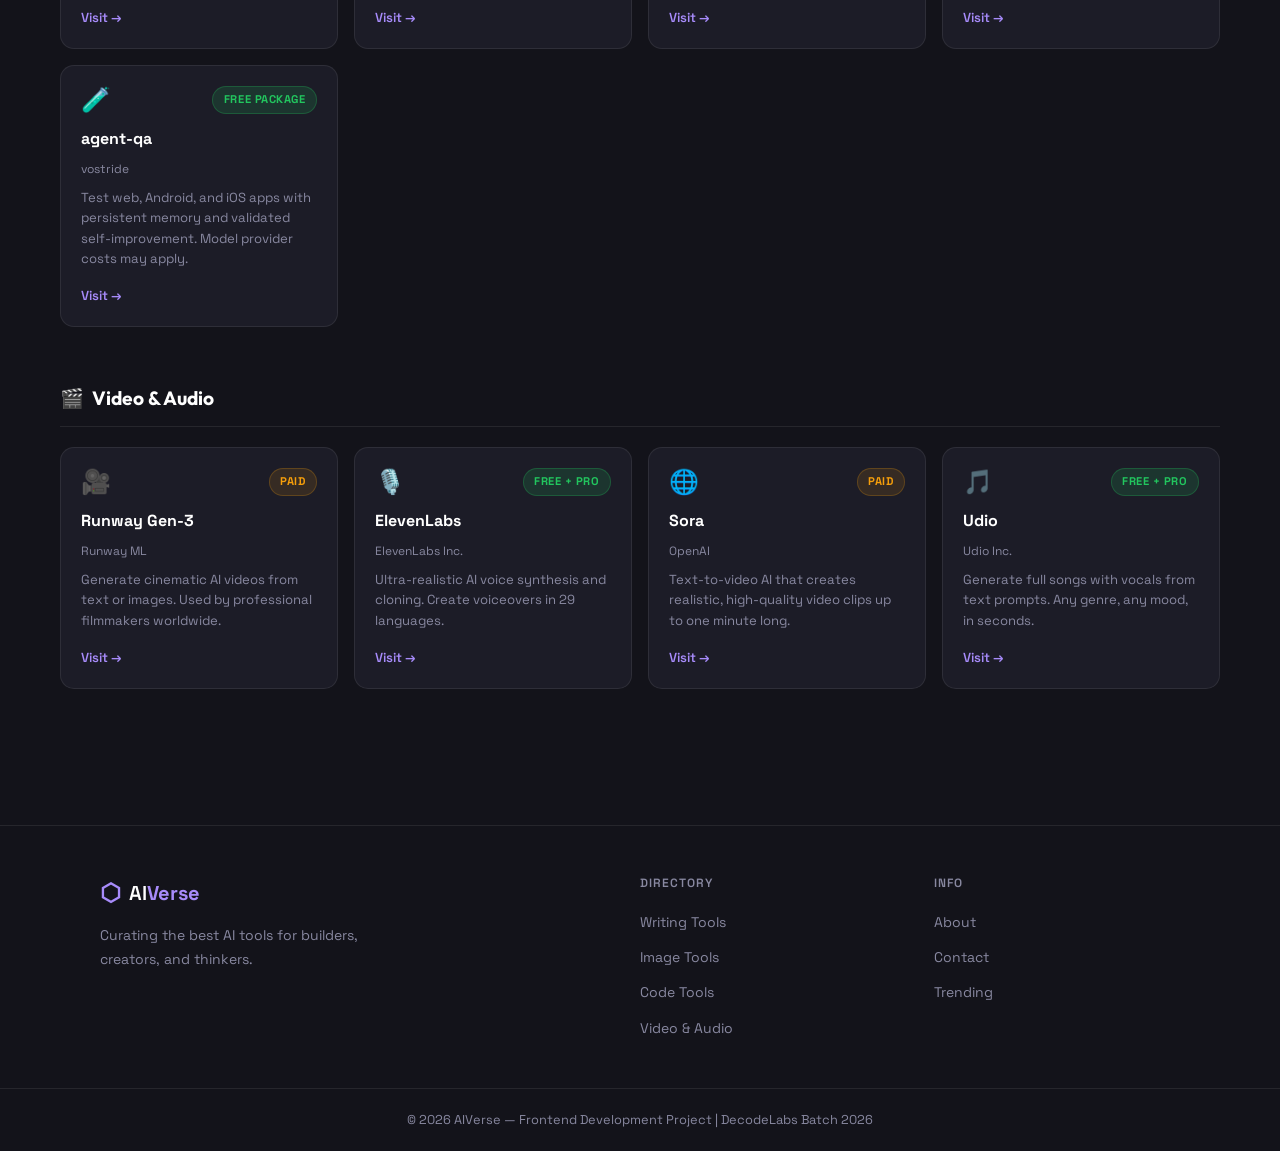
<file: tools.html>
<!doctype html>
<html lang="en">
  <head>
    <meta charset="UTF-8" />
    <meta name="viewport" content="width=device-width, initial-scale=1.0" />
    <title>All AI Tools — AI Verse Directory</title>
    <meta
      name="description"
      content="Browse 50+ AI tools across writing, image, code, video, and audio. Search and filter to find the right tool fast."
    />
    <link rel="stylesheet" href="style.css" />
    <link rel="preconnect" href="https://fonts.googleapis.com" />
    <link
      href="https://fonts.googleapis.com/css2?family=Space+Grotesk:wght@300;400;500;600;700&family=Outfit:wght@700;800&display=swap"
      rel="stylesheet"
    />
  </head>
  <body>
    <a href="#main-content" class="skip-link">Skip to main content</a>

    <!--  HEADER / NAV  -->
    <header class="site-header">
      <nav class="nav-container">
        <a href="index.html" class="logo" aria-label="AI Verse Home">
          <span class="logo-icon">⬡</span>
          <span class="logo-text">AI<strong>Verse</strong></span>
        </a>
        <ul class="nav-links" role="list">
          <li><a href="index.html">Home</a></li>
          <li><a href="tools.html" aria-current="page">Tools</a></li>
          <li><a href="about.html">About</a></li>
          <li><a href="contact.html">Contact</a></li>
        </ul>
        <a href="tools.html" class="nav-cta">Explore Tools</a>
        <button
          class="nav-toggle"
          aria-label="Toggle menu"
          aria-expanded="false"
        >
          <span class="nav-toggle-bar"></span>
          <span class="nav-toggle-bar"></span>
          <span class="nav-toggle-bar"></span>
        </button>
      </nav>
      <div class="mobile-nav" role="list">
        <a href="index.html">Home</a>
        <a href="tools.html" aria-current="page">Tools</a>
        <a href="about.html">About</a>
        <a href="contact.html">Contact</a>
        <a href="tools.html" class="nav-cta">Explore Tools</a>
      </div>
    </header>

    <main id="main-content">
      <!-- PAGE HERO -->
      <section class="page-hero" aria-labelledby="page-heading">
        <h1 id="page-heading">All AI Tools</h1>
        <p>
          Search by name or description, or filter by category. 50+ tools,
          updated weekly.
        </p>
      </section>

      <!-- ========== FULL TOOLS GRID ========== -->
      <section class="tools-section" id="tools" aria-labelledby="tools-heading">
        <div class="section-header">
          <div>
            <p class="eyebrow">The Full List</p>
            <h2 id="tools-heading" class="visually-hidden">All AI Tools</h2>
          </div>
        </div>

        <!-- Search + filter toolbar -->
        <div class="tools-toolbar">
          <div class="search-input-wrap">
            <svg
              xmlns="http://www.w3.org/2000/svg"
              viewBox="0 0 24 24"
              fill="none"
              stroke="currentColor"
              stroke-width="2"
              aria-hidden="true"
            >
              <circle cx="11" cy="11" r="7"></circle>
              <line x1="21" y1="21" x2="16.65" y2="16.65"></line>
            </svg>
            <label for="tool-search" class="visually-hidden"
              >Search tools</label
            >
            <input
              type="text"
              id="tool-search"
              class="search-input"
              placeholder="Search tools by name or description…"
              autocomplete="off"
            />
          </div>
        </div>

        <ul
          class="category-pills"
          role="list"
          aria-label="Filter by category"
          style="max-width: var(--max-w); margin: 0 auto 2.5rem"
        >
          <li><a href="#" class="pill active" data-filter="all">All</a></li>
          <li><a href="#" class="pill" data-filter="writing">✍️ Writing</a></li>
          <li><a href="#" class="pill" data-filter="image">🎨 Image</a></li>
          <li><a href="#" class="pill" data-filter="code">💻 Code</a></li>
          <li>
            <a href="#" class="pill" data-filter="video">🎬 Video & Audio</a>
          </li>
        </ul>

        <p class="no-results">
          No tools match your search. Try a different keyword or category.
        </p>

        <!-- Writing -->
        <div class="category-block" id="writing" data-category="writing">
          <h3 class="category-title">
            <span aria-hidden="true">✍️</span> Writing & Content
          </h3>
          <div class="tools-grid">
            <article class="tool-card-sm" aria-label="Claude by Anthropic">
              <div class="sm-top">
                <span class="tool-icon-sm" aria-hidden="true">🧠</span>
                <span class="badge badge-free">Free + Pro</span>
              </div>
              <h4 class="tool-name-sm">Claude</h4>
              <p class="tool-maker-sm">Anthropic</p>
              <p class="tool-desc-sm">
                Thoughtful AI assistant for writing, analysis, and complex
                reasoning with strong safety focus.
              </p>
              <a
                href="https://claude.ai"
                target="_blank"
                rel="noopener noreferrer"
                class="visit-btn-sm"
                >Visit →</a
              >
            </article>

            <article class="tool-card-sm" aria-label="Jasper AI writing tool">
              <div class="sm-top">
                <span class="tool-icon-sm" aria-hidden="true">✨</span>
                <span class="badge badge-paid">Paid</span>
              </div>
              <h4 class="tool-name-sm">Jasper</h4>
              <p class="tool-maker-sm">Jasper AI</p>
              <p class="tool-desc-sm">
                AI writing platform built for marketing teams — blogs, ads,
                emails, and social posts at scale.
              </p>
              <a
                href="https://jasper.ai"
                target="_blank"
                rel="noopener noreferrer"
                class="visit-btn-sm"
                >Visit →</a
              >
            </article>

            <article
              class="tool-card-sm"
              aria-label="Copy.ai content generation"
            >
              <div class="sm-top">
                <span class="tool-icon-sm" aria-hidden="true">📝</span>
                <span class="badge badge-free">Free + Pro</span>
              </div>
              <h4 class="tool-name-sm">Copy.ai</h4>
              <p class="tool-maker-sm">Copy.ai Inc.</p>
              <p class="tool-desc-sm">
                Generate marketing copy, product descriptions, and sales emails
                with one click.
              </p>
              <a
                href="https://copy.ai"
                target="_blank"
                rel="noopener noreferrer"
                class="visit-btn-sm"
                >Visit →</a
              >
            </article>

            <article
              class="tool-card-sm"
              aria-label="Grammarly writing assistant"
            >
              <div class="sm-top">
                <span class="tool-icon-sm" aria-hidden="true">🔤</span>
                <span class="badge badge-free">Free + Pro</span>
              </div>
              <h4 class="tool-name-sm">Grammarly</h4>
              <p class="tool-maker-sm">Grammarly Inc.</p>
              <p class="tool-desc-sm">
                AI-powered grammar checker and writing enhancer that works
                everywhere you write.
              </p>
              <a
                href="https://grammarly.com"
                target="_blank"
                rel="noopener noreferrer"
                class="visit-btn-sm"
                >Visit →</a
              >
            </article>
          </div>
        </div>

        <!-- Image -->
        <div class="category-block" id="image" data-category="image">
          <h3 class="category-title">
            <span aria-hidden="true">🎨</span> Image Generation
          </h3>
          <div class="tools-grid">
            <article
              class="tool-card-sm"
              aria-label="DALL-E 3 image generation"
            >
              <div class="sm-top">
                <span class="tool-icon-sm" aria-hidden="true">🖼️</span>
                <span class="badge badge-paid">Paid</span>
              </div>
              <h4 class="tool-name-sm">DALL-E 3</h4>
              <p class="tool-maker-sm">OpenAI</p>
              <p class="tool-desc-sm">
                Creates detailed, accurate images from text prompts. Built
                directly into ChatGPT.
              </p>
              <a
                href="https://openai.com/dall-e-3"
                target="_blank"
                rel="noopener noreferrer"
                class="visit-btn-sm"
                >Visit →</a
              >
            </article>

            <article
              class="tool-card-sm"
              aria-label="Stable Diffusion image AI"
            >
              <div class="sm-top">
                <span class="tool-icon-sm" aria-hidden="true">🌊</span>
                <span class="badge badge-free">Free</span>
              </div>
              <h4 class="tool-name-sm">Stable Diffusion</h4>
              <p class="tool-maker-sm">Stability AI</p>
              <p class="tool-desc-sm">
                Open-source image generation model. Run locally or use online —
                full creative control.
              </p>
              <a
                href="https://stability.ai"
                target="_blank"
                rel="noopener noreferrer"
                class="visit-btn-sm"
                >Visit →</a
              >
            </article>

            <article
              class="tool-card-sm"
              aria-label="Adobe Firefly design tool"
            >
              <div class="sm-top">
                <span class="tool-icon-sm" aria-hidden="true">🦋</span>
                <span class="badge badge-paid">Paid</span>
              </div>
              <h4 class="tool-name-sm">Adobe Firefly</h4>
              <p class="tool-maker-sm">Adobe</p>
              <p class="tool-desc-sm">
                Generative AI built into Adobe's creative suite. Commercially
                safe images for professionals.
              </p>
              <a
                href="https://firefly.adobe.com"
                target="_blank"
                rel="noopener noreferrer"
                class="visit-btn-sm"
                >Visit →</a
              >
            </article>

            <article
              class="tool-card-sm"
              aria-label="Leonardo AI image platform"
            >
              <div class="sm-top">
                <span class="tool-icon-sm" aria-hidden="true">🎭</span>
                <span class="badge badge-free">Free + Pro</span>
              </div>
              <h4 class="tool-name-sm">Leonardo AI</h4>
              <p class="tool-maker-sm">Leonardo.ai</p>
              <p class="tool-desc-sm">
                AI image platform with fine-tuned models for game assets,
                concept art, and product design.
              </p>
              <a
                href="https://leonardo.ai"
                target="_blank"
                rel="noopener noreferrer"
                class="visit-btn-sm"
                >Visit →</a
              >
            </article>
          </div>
        </div>

        <!-- Code -->
        <div class="category-block" id="code" data-category="code">
          <h3 class="category-title">
            <span aria-hidden="true">💻</span> Code & Development
          </h3>
          <div class="tools-grid">
            <article class="tool-card-sm" aria-label="Cursor AI code editor">
              <div class="sm-top">
                <span class="tool-icon-sm" aria-hidden="true">⌨️</span>
                <span class="badge badge-free">Free + Pro</span>
              </div>
              <h4 class="tool-name-sm">Cursor</h4>
              <p class="tool-maker-sm">Anysphere</p>
              <p class="tool-desc-sm">
                AI-first code editor. Chat with your codebase, auto-complete
                entire functions, and debug fast.
              </p>
              <a
                href="https://cursor.sh"
                target="_blank"
                rel="noopener noreferrer"
                class="visit-btn-sm"
                >Visit →</a
              >
            </article>

            <article
              class="tool-card-sm"
              aria-label="Tabnine AI code assistant"
            >
              <div class="sm-top">
                <span class="tool-icon-sm" aria-hidden="true">🔮</span>
                <span class="badge badge-free">Free + Pro</span>
              </div>
              <h4 class="tool-name-sm">Tabnine</h4>
              <p class="tool-maker-sm">Tabnine Ltd.</p>
              <p class="tool-desc-sm">
                AI code completion tool with privacy-first approach. Works with
                30+ languages and IDEs.
              </p>
              <a
                href="https://tabnine.com"
                target="_blank"
                rel="noopener noreferrer"
                class="visit-btn-sm"
                >Visit →</a
              >
            </article>

            <article
              class="tool-card-sm"
              aria-label="Replit AI coding platform"
            >
              <div class="sm-top">
                <span class="tool-icon-sm" aria-hidden="true">🚀</span>
                <span class="badge badge-free">Free + Pro</span>
              </div>
              <h4 class="tool-name-sm">Replit AI</h4>
              <p class="tool-maker-sm">Replit Inc.</p>
              <p class="tool-desc-sm">
                Build and deploy full-stack apps in your browser with AI
                assistance. Perfect for beginners.
              </p>
              <a
                href="https://replit.com"
                target="_blank"
                rel="noopener noreferrer"
                class="visit-btn-sm"
                >Visit →</a
              >
            </article>

            <article
              class="tool-card-sm"
              aria-label="v0 UI component generator"
            >
              <div class="sm-top">
                <span class="tool-icon-sm" aria-hidden="true">⚡</span>
                <span class="badge badge-free">Free + Pro</span>
              </div>
              <h4 class="tool-name-sm">v0 by Vercel</h4>
              <p class="tool-maker-sm">Vercel</p>
              <p class="tool-desc-sm">
                Generate React UI components from text. Copy production-ready
                code in seconds.
              </p>
              <a
                href="https://v0.dev"
                target="_blank"
                rel="noopener noreferrer"
                class="visit-btn-sm"
                >Visit →</a
              >
            </article>

            <article class="tool-card-sm" aria-label="agent-qa AI testing">
              <div class="sm-top">
                <span class="tool-icon-sm" aria-hidden="true">🧪</span>
                <span class="badge badge-free">Free package</span>
              </div>
              <h4 class="tool-name-sm">agent-qa</h4>
              <p class="tool-maker-sm">vostride</p>
              <p class="tool-desc-sm">
                Test web, Android, and iOS apps with persistent memory and
                validated self-improvement. Model provider costs may apply.
              </p>
              <a
                href="https://www.vostride.com"
                target="_blank"
                rel="noopener noreferrer"
                class="visit-btn-sm"
                >Visit →</a
              >
            </article>
          </div>
        </div>

        <!-- Video & Audio -->
        <div class="category-block" id="video" data-category="video">
          <h3 class="category-title">
            <span aria-hidden="true">🎬</span> Video & Audio
          </h3>
          <div class="tools-grid">
            <article
              class="tool-card-sm"
              aria-label="Runway AI video generation"
            >
              <div class="sm-top">
                <span class="tool-icon-sm" aria-hidden="true">🎥</span>
                <span class="badge badge-paid">Paid</span>
              </div>
              <h4 class="tool-name-sm">Runway Gen-3</h4>
              <p class="tool-maker-sm">Runway ML</p>
              <p class="tool-desc-sm">
                Generate cinematic AI videos from text or images. Used by
                professional filmmakers worldwide.
              </p>
              <a
                href="https://runwayml.com"
                target="_blank"
                rel="noopener noreferrer"
                class="visit-btn-sm"
                >Visit →</a
              >
            </article>

            <article class="tool-card-sm" aria-label="ElevenLabs voice AI">
              <div class="sm-top">
                <span class="tool-icon-sm" aria-hidden="true">🎙️</span>
                <span class="badge badge-free">Free + Pro</span>
              </div>
              <h4 class="tool-name-sm">ElevenLabs</h4>
              <p class="tool-maker-sm">ElevenLabs Inc.</p>
              <p class="tool-desc-sm">
                Ultra-realistic AI voice synthesis and cloning. Create
                voiceovers in 29 languages.
              </p>
              <a
                href="https://elevenlabs.io"
                target="_blank"
                rel="noopener noreferrer"
                class="visit-btn-sm"
                >Visit →</a
              >
            </article>

            <article
              class="tool-card-sm"
              aria-label="Sora video generation OpenAI"
            >
              <div class="sm-top">
                <span class="tool-icon-sm" aria-hidden="true">🌐</span>
                <span class="badge badge-paid">Paid</span>
              </div>
              <h4 class="tool-name-sm">Sora</h4>
              <p class="tool-maker-sm">OpenAI</p>
              <p class="tool-desc-sm">
                Text-to-video AI that creates realistic, high-quality video
                clips up to one minute long.
              </p>
              <a
                href="https://openai.com/sora"
                target="_blank"
                rel="noopener noreferrer"
                class="visit-btn-sm"
                >Visit →</a
              >
            </article>

            <article class="tool-card-sm" aria-label="Udio AI music generation">
              <div class="sm-top">
                <span class="tool-icon-sm" aria-hidden="true">🎵</span>
                <span class="badge badge-free">Free + Pro</span>
              </div>
              <h4 class="tool-name-sm">Udio</h4>
              <p class="tool-maker-sm">Udio Inc.</p>
              <p class="tool-desc-sm">
                Generate full songs with vocals from text prompts. Any genre,
                any mood, in seconds.
              </p>
              <a
                href="https://udio.com"
                target="_blank"
                rel="noopener noreferrer"
                class="visit-btn-sm"
                >Visit →</a
              >
            </article>
          </div>
        </div>
      </section>
    </main>

    <!-- FOOTER -->
    <footer class="site-footer" role="contentinfo">
      <div class="footer-inner">
        <div class="footer-brand">
          <a href="index.html" class="logo" aria-label="AI Verse Home">
            <span class="logo-icon">⬡</span>
            <span class="logo-text">AI<strong>Verse</strong></span>
          </a>
          <p>
            Curating the best AI tools for builders, creators, and thinkers.
          </p>
        </div>
        <nav class="footer-nav" aria-label="Footer navigation">
          <h3 class="footer-nav-title">Directory</h3>
          <ul role="list">
            <li><a href="tools.html#writing">Writing Tools</a></li>
            <li><a href="tools.html#image">Image Tools</a></li>
            <li><a href="tools.html#code">Code Tools</a></li>
            <li><a href="tools.html#video">Video & Audio</a></li>
          </ul>
        </nav>
        <nav class="footer-nav" aria-label="Secondary footer navigation">
          <h3 class="footer-nav-title">Info</h3>
          <ul role="list">
            <li><a href="about.html">About</a></li>
            <li><a href="contact.html">Contact</a></li>
            <li><a href="index.html#trending">Trending</a></li>
          </ul>
        </nav>
      </div>
      <div class="footer-bottom">
        <p>
          © 2026 AIVerse — Frontend Development Project | DecodeLabs Batch 2026
        </p>
      </div>
    </footer>

    <script src="script.js"></script>
  </body>
</html>
</file>
<file: style.css>
/* ============================================
   AI VERSE — STYLE.CSS
   External CSS | DecodeLabs Project 1
   No inline styles. DRY. BEM-inspired.
   ============================================ */

/* ---- CSS CUSTOM PROPERTIES (Variables) ---- */
:root {
  --clr-bg: #0a0a0f;
  --clr-surface: #13131a;
  --clr-surface2: #1c1c27;
  --clr-border: rgba(255, 255, 255, 0.08);
  --clr-accent: #7c6af7;
  --clr-accent2: #a78bfa;
  --clr-glow: rgba(124, 106, 247, 0.18);
  --clr-text: #e8e8f0;
  --clr-muted: #8888a0;
  --clr-heading: #ffffff;
  --clr-green: #22c55e;
  --clr-green-bg: rgba(34, 197, 94, 0.15);
  --clr-amber: #f59e0b;
  --clr-amber-bg: rgba(245, 158, 11, 0.12);
  --clr-red: #ef4444;

  --font-display: "Outfit", sans-serif;
  --font-body: "Space Grotesk", sans-serif;

  --radius-sm: 8px;
  --radius-md: 14px;
  --radius-lg: 20px;
  --radius-pill: 999px;

  --shadow-card: 0 4px 24px rgba(0, 0, 0, 0.35);
  --shadow-glow: 0 0 40px var(--clr-glow);

  --max-w: 1160px;
  --pad-x: clamp(1rem, 5vw, 2.5rem);
}

/* ---- RESET & BASE ---- */
*,
*::before,
*::after {
  box-sizing: border-box;
  margin: 0;
  padding: 0;
}

html {
  scroll-behavior: smooth;
}

body {
  font-family: var(--font-body);
  background-color: var(--clr-bg);
  color: var(--clr-text);
  font-size: 1rem;
  line-height: 1.6;
  -webkit-font-smoothing: antialiased;
}

img {
  display: block;
  max-width: 100%;
  height: auto;
}

a {
  color: inherit;
  text-decoration: none;
}

ul {
  list-style: none;
}

button {
  font-family: inherit;
  cursor: pointer;
}

/* ---- TYPOGRAPHY SCALE ---- */
h1 {
  font-family: var(--font-display);
  font-size: clamp(2.6rem, 7vw, 5rem);
  font-weight: 800;
  color: var(--clr-heading);
  line-height: 1.05;
  letter-spacing: -0.03em;
}

h2 {
  font-family: var(--font-display);
  font-size: clamp(1.6rem, 4vw, 2.4rem);
  font-weight: 700;
  color: var(--clr-heading);
  line-height: 1.15;
}

h3 {
  font-size: 1.1rem;
  font-weight: 600;
  color: var(--clr-heading);
}

h4 {
  font-size: 1rem;
  font-weight: 600;
  color: var(--clr-heading);
}

p {
  color: var(--clr-text);
  line-height: 1.7;
}

/* ---- VISUALLY HIDDEN (Accessibility) ---- */
.visually-hidden {
  position: absolute;
  width: 1px;
  height: 1px;
  overflow: hidden;
  clip: rect(0, 0, 0, 0);
  white-space: nowrap;
}

/* ---- SKIP LINK (Accessibility) ---- */
.skip-link {
  position: absolute;
  top: -100%;
  left: 1rem;
  background: var(--clr-accent);
  color: #fff;
  padding: 0.5rem 1rem;
  border-radius: var(--radius-sm);
  font-weight: 600;
  z-index: 9999;
  transition: top 0.2s;
}

.skip-link:focus {
  top: 1rem;
}

/* ---- FOCUS VISIBLE ---- */
:focus-visible {
  outline: 2px solid var(--clr-accent);
  outline-offset: 3px;
  border-radius: 4px;
}

/* ============================================
   HEADER / NAV
   ============================================ */
.site-header {
  position: sticky;
  top: 0;
  z-index: 100;
  background: rgba(10, 10, 15, 0.85);
  backdrop-filter: blur(16px);
  -webkit-backdrop-filter: blur(16px);
  border-bottom: 1px solid var(--clr-border);
}

.nav-container {
  max-width: var(--max-w);
  margin: 0 auto;
  padding: 0 var(--pad-x);
  height: 68px;
  display: flex;
  align-items: center;
  gap: 2rem;
}

.logo {
  display: flex;
  align-items: center;
  gap: 0.5rem;
  font-size: 1.25rem;
  font-weight: 600;
  color: var(--clr-heading);
  white-space: nowrap;
}

.logo-icon {
  font-size: 1.5rem;
  color: var(--clr-accent2);
}

.logo-text strong {
  color: var(--clr-accent2);
}

.nav-links {
  display: flex;
  align-items: center;
  gap: 0.25rem;
  margin-left: auto;
}

.nav-links a {
  padding: 0.4rem 0.85rem;
  border-radius: var(--radius-pill);
  font-size: 0.9rem;
  color: var(--clr-muted);
  font-weight: 500;
  transition:
    color 0.2s,
    background 0.2s;
}

.nav-links a:hover,
.nav-links a[aria-current="page"] {
  color: var(--clr-text);
  background: var(--clr-surface2);
}

.nav-cta {
  background: var(--clr-accent);
  color: #fff;
  padding: 0.5rem 1.2rem;
  border-radius: var(--radius-pill);
  font-size: 0.9rem;
  font-weight: 600;
  white-space: nowrap;
  transition:
    background 0.2s,
    transform 0.15s;
}

.nav-cta:hover {
  background: var(--clr-accent2);
  transform: translateY(-1px);
}

/* ---- HAMBURGER (mobile nav toggle) ---- */
.nav-toggle {
  display: none;
  margin-left: auto;
  width: 40px;
  height: 40px;
  background: var(--clr-surface2);
  border: 1px solid var(--clr-border);
  border-radius: var(--radius-sm);
  align-items: center;
  justify-content: center;
  flex-direction: column;
  gap: 4px;
}

.nav-toggle-bar {
  width: 18px;
  height: 2px;
  background: var(--clr-text);
  border-radius: 2px;
  transition:
    transform 0.25s,
    opacity 0.25s;
}

.nav-toggle[aria-expanded="true"] .nav-toggle-bar:nth-child(1) {
  transform: translateY(6px) rotate(45deg);
}

.nav-toggle[aria-expanded="true"] .nav-toggle-bar:nth-child(2) {
  opacity: 0;
}

.nav-toggle[aria-expanded="true"] .nav-toggle-bar:nth-child(3) {
  transform: translateY(-6px) rotate(-45deg);
}

/* ---- Mobile dropdown panel ---- */
.mobile-nav {
  display: none;
  flex-direction: column;
  gap: 0.25rem;
  max-width: var(--max-w);
  margin: 0 auto;
  padding: 0 var(--pad-x) 1rem;
}

.mobile-nav a {
  padding: 0.65rem 0.9rem;
  border-radius: var(--radius-sm);
  font-size: 0.95rem;
  color: var(--clr-text);
  font-weight: 500;
}

.mobile-nav a:hover,
.mobile-nav a[aria-current="page"] {
  background: var(--clr-surface2);
  color: var(--clr-accent2);
}

.mobile-nav .nav-cta {
  text-align: center;
  margin-top: 0.4rem;
}

.site-header.is-open .mobile-nav {
  display: flex;
}

/* ============================================
   PAGE HERO (for non-home pages)
   ============================================ */
.page-hero {
  max-width: var(--max-w);
  margin: 0 auto;
  padding: clamp(3rem, 8vw, 5rem) var(--pad-x) clamp(2rem, 5vw, 3rem);
  text-align: center;
}

.page-hero h1 {
  margin-bottom: 0.75rem;
  font-size: clamp(2.2rem, 6vw, 3.4rem);
}

.page-hero p {
  max-width: 560px;
  margin: 0 auto;
  color: var(--clr-muted);
  font-size: 1.05rem;
}

/* ============================================
   HERO
   ============================================ */
.hero {
  max-width: var(--max-w);
  margin: 0 auto;
  padding: clamp(4rem, 10vw, 8rem) var(--pad-x) clamp(3rem, 8vw, 6rem);
  text-align: center;
  position: relative;
}

.hero-badge {
  display: inline-block;
  background: var(--clr-surface2);
  border: 1px solid var(--clr-border);
  color: var(--clr-accent2);
  font-size: 0.8rem;
  font-weight: 600;
  letter-spacing: 0.04em;
  padding: 0.4rem 1rem;
  border-radius: var(--radius-pill);
  margin-bottom: 1.5rem;
  text-transform: uppercase;
}

.hero h1 {
  margin-bottom: 1.25rem;
}

.hero h1 em {
  font-style: normal;
  color: var(--clr-accent2);
  position: relative;
}

.hero-sub {
  max-width: 560px;
  margin: 0 auto 2.5rem;
  color: var(--clr-muted);
  font-size: 1.1rem;
}

.hero-actions {
  display: flex;
  justify-content: center;
  align-items: center;
  gap: 1rem;
  flex-wrap: wrap;
  margin-bottom: 4rem;
}

/* ---- SHARED BUTTONS ---- */
.btn-primary {
  display: inline-block;
  background: var(--clr-accent);
  color: #fff;
  padding: 0.75rem 1.75rem;
  border-radius: var(--radius-pill);
  font-weight: 600;
  font-size: 0.95rem;
  border: none;
  transition:
    background 0.2s,
    transform 0.15s,
    box-shadow 0.2s;
}

.btn-primary:hover {
  background: var(--clr-accent2);
  transform: translateY(-2px);
  box-shadow: 0 8px 24px rgba(124, 106, 247, 0.35);
}

.btn-ghost {
  display: inline-block;
  background: transparent;
  color: var(--clr-text);
  padding: 0.75rem 1.5rem;
  border-radius: var(--radius-pill);
  font-weight: 500;
  font-size: 0.95rem;
  border: 1px solid var(--clr-border);
  transition:
    border-color 0.2s,
    color 0.2s,
    background 0.2s;
}

.btn-ghost:hover {
  border-color: var(--clr-accent);
  color: var(--clr-accent2);
  background: var(--clr-glow);
}

/* ---- HERO STATS ---- */
.hero-stats {
  display: flex;
  justify-content: center;
  align-items: center;
  gap: 2.5rem;
  flex-wrap: wrap;
}

.stat {
  display: flex;
  flex-direction: column;
  align-items: center;
  gap: 0.25rem;
}

.stat-num {
  font-family: var(--font-display);
  font-size: 2rem;
  font-weight: 800;
  color: var(--clr-heading);
  line-height: 1;
}

.stat-label {
  font-size: 0.8rem;
  color: var(--clr-muted);
  text-transform: uppercase;
  letter-spacing: 0.06em;
}

.stat-divider {
  width: 1px;
  height: 40px;
  background: var(--clr-border);
}

/* ============================================
   CATEGORY PILLS
   ============================================ */
.categories {
  border-top: 1px solid var(--clr-border);
  border-bottom: 1px solid var(--clr-border);
  padding: 1.5rem var(--pad-x);
  background: var(--clr-surface);
}

.section-label {
  max-width: var(--max-w);
  margin: 0 auto 1rem;
  font-size: 0.75rem;
  text-transform: uppercase;
  letter-spacing: 0.08em;
  color: var(--clr-muted);
  font-weight: 600;
}

.category-pills {
  max-width: var(--max-w);
  margin: 0 auto;
  display: flex;
  flex-wrap: wrap;
  gap: 0.5rem;
}

.pill {
  display: inline-block;
  padding: 0.45rem 1.1rem;
  border-radius: var(--radius-pill);
  font-size: 0.875rem;
  font-weight: 500;
  border: 1px solid var(--clr-border);
  color: var(--clr-muted);
  background: transparent;
  transition: all 0.2s;
  cursor: pointer;
}

.pill:hover,
.pill.active {
  background: var(--clr-accent);
  border-color: var(--clr-accent);
  color: #fff;
}

/* ============================================
   SECTION SHARED STYLES
   ============================================ */
.section-header {
  display: flex;
  justify-content: space-between;
  align-items: flex-end;
  margin-bottom: 2rem;
  flex-wrap: wrap;
  gap: 1rem;
}

.eyebrow {
  font-size: 0.75rem;
  text-transform: uppercase;
  letter-spacing: 0.1em;
  color: var(--clr-accent2);
  font-weight: 600;
  margin-bottom: 0.3rem;
}

.view-all-link {
  color: var(--clr-accent2);
  font-size: 0.9rem;
  font-weight: 500;
  transition: color 0.2s;
  white-space: nowrap;
}

.view-all-link:hover {
  color: var(--clr-accent2);
}

/* ============================================
   TRENDING SECTION — LARGE CARDS
   ============================================ */
.trending {
  max-width: var(--max-w);
  margin: 0 auto;
  padding: clamp(3rem, 7vw, 5rem) var(--pad-x);
}

.trending-grid {
  display: grid;
  grid-template-columns: repeat(auto-fit, minmax(280px, 1fr));
  gap: 1.5rem;
}

/* ---- TOOL CARD (large) ---- */
.tool-card {
  background: var(--clr-surface);
  border: 1px solid var(--clr-border);
  border-radius: var(--radius-lg);
  padding: 1.75rem;
  display: flex;
  flex-direction: column;
  gap: 0.75rem;
  transition:
    border-color 0.25s,
    box-shadow 0.25s,
    transform 0.2s;
  box-shadow: var(--shadow-card);
}

.tool-card:hover {
  border-color: var(--clr-accent);
  box-shadow: var(--shadow-glow), var(--shadow-card);
  transform: translateY(-3px);
}

.tool-card.featured {
  border-color: rgba(124, 106, 247, 0.4);
  background: linear-gradient(
    135deg,
    var(--clr-surface),
    rgba(124, 106, 247, 0.06)
  );
}

.card-top {
  display: flex;
  justify-content: space-between;
  align-items: flex-start;
}

.tool-icon {
  font-size: 2.2rem;
  line-height: 1;
}

.tool-name {
  font-family: var(--font-display);
  font-size: 1.35rem;
  font-weight: 700;
  color: var(--clr-heading);
}

.tool-maker {
  font-size: 0.8rem;
  color: var(--clr-muted);
  margin-top: -0.5rem;
}

.tool-desc {
  font-size: 0.9rem;
  color: var(--clr-muted);
  line-height: 1.6;
  flex: 1;
}

.tool-tags {
  display: flex;
  flex-wrap: wrap;
  gap: 0.4rem;
}

.tag {
  font-size: 0.72rem;
  font-weight: 600;
  letter-spacing: 0.04em;
  text-transform: uppercase;
  color: var(--clr-accent2);
  background: rgba(124, 106, 247, 0.12);
  border-radius: var(--radius-pill);
  padding: 0.25rem 0.7rem;
}

.card-footer {
  display: flex;
  justify-content: space-between;
  align-items: center;
  padding-top: 0.75rem;
  border-top: 1px solid var(--clr-border);
  margin-top: auto;
}

.rating {
  display: flex;
  align-items: center;
  gap: 0.4rem;
}

.stars {
  color: var(--clr-amber);
  font-size: 0.75rem;
  letter-spacing: 1px;
}

.rating-num {
  font-size: 0.85rem;
  font-weight: 600;
  color: var(--clr-text);
}

.visit-btn {
  background: var(--clr-accent);
  color: #fff;
  font-size: 0.8rem;
  font-weight: 600;
  padding: 0.4rem 1rem;
  border-radius: var(--radius-pill);
  transition:
    background 0.2s,
    transform 0.15s;
}

.visit-btn:hover {
  background: var(--clr-accent2);
  transform: translateX(2px);
}

/* ---- BADGES ---- */
.badge {
  font-size: 0.7rem;
  font-weight: 700;
  letter-spacing: 0.05em;
  text-transform: uppercase;
  padding: 0.25rem 0.65rem;
  border-radius: var(--radius-pill);
}

.badge-free {
  background: var(--clr-green-bg);
  color: var(--clr-green);
  border: 1px solid rgba(34, 197, 94, 0.25);
}

.badge-paid {
  background: var(--clr-amber-bg);
  color: var(--clr-amber);
  border: 1px solid rgba(245, 158, 11, 0.22);
}

/* ============================================
   TOOLS SECTION — SMALL CARDS GRID
   ============================================ */
.tools-section {
  background: var(--clr-surface);
  padding: clamp(3rem, 7vw, 5rem) var(--pad-x);
}

.tools-section > .section-header {
  max-width: var(--max-w);
  margin-left: auto;
  margin-right: auto;
}

/* ---- Search bar (tools page) ---- */
.tools-toolbar {
  max-width: var(--max-w);
  margin: 0 auto 2.5rem;
  display: flex;
  gap: 0.75rem;
  flex-wrap: wrap;
  align-items: center;
}

.search-input-wrap {
  position: relative;
  flex: 1;
  min-width: 220px;
}

.search-input-wrap svg {
  position: absolute;
  left: 0.9rem;
  top: 50%;
  transform: translateY(-50%);
  color: var(--clr-muted);
  width: 16px;
  height: 16px;
}

.search-input {
  width: 100%;
  background: var(--clr-surface2);
  border: 1px solid var(--clr-border);
  border-radius: var(--radius-pill);
  padding: 0.65rem 1rem 0.65rem 2.4rem;
  font-family: inherit;
  font-size: 0.9rem;
  color: var(--clr-text);
  transition: border-color 0.2s;
}

.search-input:focus {
  border-color: var(--clr-accent);
}

.search-input::placeholder {
  color: var(--clr-muted);
}

.no-results {
  text-align: center;
  padding: 3rem 1rem;
  color: var(--clr-muted);
  display: none;
}

.no-results.is-visible {
  display: block;
}

/* ---- Category Block ---- */
.category-block {
  max-width: var(--max-w);
  margin: 0 auto 3.5rem;
}

.category-title {
  font-family: var(--font-display);
  font-size: 1.2rem;
  font-weight: 700;
  color: var(--clr-heading);
  margin-bottom: 1.25rem;
  padding-bottom: 0.75rem;
  border-bottom: 1px solid var(--clr-border);
  display: flex;
  align-items: center;
  gap: 0.5rem;
}

/* ---- Tools grid (small cards) ---- */
.tools-grid {
  display: grid;
  grid-template-columns: repeat(auto-fill, minmax(240px, 1fr));
  gap: 1rem;
}

/* ---- TOOL CARD SMALL ---- */
.tool-card-sm {
  background: var(--clr-surface2);
  border: 1px solid var(--clr-border);
  border-radius: var(--radius-md);
  padding: 1.25rem;
  display: flex;
  flex-direction: column;
  gap: 0.5rem;
  transition:
    border-color 0.2s,
    transform 0.2s,
    box-shadow 0.2s;
}

.tool-card-sm:hover {
  border-color: rgba(124, 106, 247, 0.45);
  transform: translateY(-2px);
  box-shadow: 0 4px 20px rgba(124, 106, 247, 0.12);
}

.sm-top {
  display: flex;
  justify-content: space-between;
  align-items: center;
  margin-bottom: 0.25rem;
}

.tool-icon-sm {
  font-size: 1.5rem;
  line-height: 1;
}

.tool-name-sm {
  font-size: 1rem;
  font-weight: 700;
  color: var(--clr-heading);
}

.tool-maker-sm {
  font-size: 0.75rem;
  color: var(--clr-muted);
}

.tool-desc-sm {
  font-size: 0.82rem;
  color: var(--clr-muted);
  line-height: 1.55;
  flex: 1;
}

.visit-btn-sm {
  display: inline-block;
  margin-top: 0.5rem;
  color: var(--clr-accent2);
  font-size: 0.82rem;
  font-weight: 600;
  transition:
    color 0.2s,
    letter-spacing 0.2s;
  align-self: flex-start;
}

.visit-btn-sm:hover {
  color: var(--clr-accent2);
  letter-spacing: 0.02em;
}

/* ============================================
   ABOUT BANNER (used on home as a preview)
   ============================================ */
.about-banner {
  background: linear-gradient(
    135deg,
    var(--clr-surface2),
    rgba(124, 106, 247, 0.08)
  );
  border-top: 1px solid var(--clr-border);
  border-bottom: 1px solid var(--clr-border);
  padding: clamp(3.5rem, 8vw, 6rem) var(--pad-x);
  display: grid;
  grid-template-columns: 1fr auto;
  align-items: center;
  gap: 3rem;
  max-width: 100%;
  position: relative;
  overflow: hidden;
}

.about-content {
  max-width: var(--max-w);
  margin: 0 auto;
}

.about-content p:not(.eyebrow) {
  max-width: 540px;
  margin: 0.75rem 0 2rem;
  color: var(--clr-muted);
}

.about-decoration {
  position: absolute;
  right: 2rem;
  top: 50%;
  transform: translateY(-50%);
  display: flex;
  gap: 1rem;
  opacity: 0.15;
  pointer-events: none;
}

.deco-circle {
  font-size: 4rem;
  color: var(--clr-accent2);
  animation: float 4s ease-in-out infinite;
}

.deco-circle.c2 {
  font-size: 2.5rem;
  animation-delay: 0.8s;
}

.deco-circle.c3 {
  font-size: 6rem;
  animation-delay: 1.6s;
}

@keyframes float {
  0%,
  100% {
    transform: translateY(0);
  }
  50% {
    transform: translateY(-12px);
  }
}

/* ============================================
   ABOUT PAGE
   ============================================ */
.about-page {
  max-width: var(--max-w);
  margin: 0 auto;
  padding: 0 var(--pad-x) clamp(3rem, 7vw, 5rem);
}

.about-grid {
  display: grid;
  grid-template-columns: repeat(3, 1fr);
  gap: 1.5rem;
  margin: 2.5rem 0;
}

.about-pillar {
  background: var(--clr-surface);
  border: 1px solid var(--clr-border);
  border-radius: var(--radius-lg);
  padding: 1.75rem;
}

.about-pillar .tool-icon {
  margin-bottom: 0.75rem;
}

.about-pillar p {
  font-size: 0.9rem;
  color: var(--clr-muted);
}

.about-steps {
  display: flex;
  flex-direction: column;
  gap: 1.25rem;
  margin: 2.5rem 0;
}

.about-step {
  display: flex;
  gap: 1.25rem;
  align-items: flex-start;
  padding: 1.5rem;
  background: var(--clr-surface);
  border: 1px solid var(--clr-border);
  border-radius: var(--radius-md);
}

.about-step-num {
  font-family: var(--font-display);
  font-size: 1.5rem;
  font-weight: 800;
  color: var(--clr-accent2);
  flex-shrink: 0;
  width: 2.5rem;
}

.about-step h3 {
  margin-bottom: 0.35rem;
}

.about-step p {
  font-size: 0.9rem;
  color: var(--clr-muted);
}

.about-team-note {
  background: var(--clr-surface);
  border: 1px solid var(--clr-border);
  border-radius: var(--radius-lg);
  padding: 2rem;
  text-align: center;
  margin-top: 2.5rem;
}

.about-team-note p {
  color: var(--clr-muted);
  max-width: 480px;
  margin: 0.5rem auto 0;
}

/* ============================================
   CONTACT PAGE
   ============================================ */
.contact-section {
  max-width: var(--max-w);
  margin: 0 auto;
  padding: 0 var(--pad-x) clamp(3rem, 7vw, 5rem);
  display: grid;
  grid-template-columns: 1.1fr 0.9fr;
  gap: 2.5rem;
  align-items: start;
}

.contact-form {
  background: var(--clr-surface);
  border: 1px solid var(--clr-border);
  border-radius: var(--radius-lg);
  padding: 2rem;
  display: flex;
  flex-direction: column;
  gap: 1.25rem;
}

.form-row {
  display: flex;
  flex-direction: column;
  gap: 0.5rem;
}

.form-row label {
  font-size: 0.85rem;
  font-weight: 600;
  color: var(--clr-text);
}

.form-row input,
.form-row select,
.form-row textarea {
  background: var(--clr-surface2);
  border: 1px solid var(--clr-border);
  border-radius: var(--radius-sm);
  padding: 0.7rem 0.9rem;
  font-family: inherit;
  font-size: 0.92rem;
  color: var(--clr-text);
  transition: border-color 0.2s;
  resize: vertical;
}

.form-row input:focus,
.form-row select:focus,
.form-row textarea:focus {
  border-color: var(--clr-accent);
}

.form-row input::placeholder,
.form-row textarea::placeholder {
  color: var(--clr-muted);
}

.form-hint {
  font-size: 0.78rem;
  color: var(--clr-muted);
}

.form-error {
  font-size: 0.78rem;
  color: var(--clr-red);
  min-height: 1em;
}

.form-submit {
  align-self: flex-start;
  margin-top: 0.25rem;
}

.form-success {
  display: none;
  background: var(--clr-green-bg);
  border: 1px solid rgba(34, 197, 94, 0.3);
  color: var(--clr-green);
  border-radius: var(--radius-sm);
  padding: 0.85rem 1rem;
  font-size: 0.88rem;
}

.form-success.is-visible {
  display: block;
}

.contact-info {
  display: flex;
  flex-direction: column;
  gap: 1.25rem;
}

.contact-info-card {
  background: var(--clr-surface);
  border: 1px solid var(--clr-border);
  border-radius: var(--radius-lg);
  padding: 1.5rem;
  display: flex;
  gap: 1rem;
  align-items: flex-start;
}

.contact-info-card .tool-icon {
  font-size: 1.6rem;
}

.contact-info-card h3 {
  margin-bottom: 0.25rem;
}

.contact-info-card p {
  font-size: 0.88rem;
  color: var(--clr-muted);
}

.contact-info-card a {
  color: var(--clr-accent2);
  font-size: 0.88rem;
  font-weight: 500;
}

.contact-info-card a:hover {
  color: var(--clr-accent2);
}

/* ============================================
   FOOTER
   ============================================ */
.site-footer {
  background: var(--clr-surface);
  border-top: 1px solid var(--clr-border);
  padding-top: 3rem;
}

.footer-inner {
  max-width: var(--max-w);
  margin: 0 auto;
  padding: 0 var(--pad-x) 3rem;
  display: grid;
  grid-template-columns: 2fr 1fr 1fr;
  gap: 3rem;
}

.footer-brand p {
  margin-top: 0.75rem;
  font-size: 0.875rem;
  color: var(--clr-muted);
  max-width: 280px;
}

.footer-nav-title {
  font-size: 0.75rem;
  text-transform: uppercase;
  letter-spacing: 0.08em;
  color: var(--clr-muted);
  font-weight: 600;
  margin-bottom: 1rem;
}

.footer-nav ul {
  display: flex;
  flex-direction: column;
  gap: 0.6rem;
}

.footer-nav a {
  font-size: 0.875rem;
  color: var(--clr-muted);
  transition: color 0.2s;
}

.footer-nav a:hover {
  color: var(--clr-accent2);
}

.footer-bottom {
  border-top: 1px solid var(--clr-border);
  text-align: center;
  padding: 1.25rem var(--pad-x);
}

.footer-bottom p {
  font-size: 0.8rem;
  color: var(--clr-muted);
}

/* ============================================
   RESPONSIVE — TABLET
   ============================================ */
@media (max-width: 768px) {
  .nav-links {
    display: none;
  }

  .nav-toggle {
    display: flex;
  }

  .hero-stats {
    gap: 1.5rem;
  }

  .stat-divider {
    display: none;
  }

  .trending-grid {
    grid-template-columns: 1fr;
  }

  .about-banner {
    grid-template-columns: 1fr;
  }

  .about-decoration {
    display: none;
  }

  .about-grid {
    grid-template-columns: 1fr;
  }

  .contact-section {
    grid-template-columns: 1fr;
  }

  .footer-inner {
    grid-template-columns: 1fr 1fr;
  }

  .footer-brand {
    grid-column: 1 / -1;
  }
}

/* ============================================
   RESPONSIVE — MOBILE
   ============================================ */
@media (max-width: 480px) {
  .hero-actions {
    flex-direction: column;
    align-items: stretch;
  }

  .btn-primary,
  .btn-ghost {
    text-align: center;
  }

  .tools-grid {
    grid-template-columns: 1fr;
  }

  .footer-inner {
    grid-template-columns: 1fr;
    gap: 2rem;
  }

  .section-header {
    flex-direction: column;
    align-items: flex-start;
  }
}

/* ============================================
   REDUCED MOTION
   ============================================ */
@media (prefers-reduced-motion: reduce) {
  *,
  *::before,
  *::after {
    animation-duration: 0.01ms !important;
    transition-duration: 0.01ms !important;
  }

  html {
    scroll-behavior: auto;
  }
}
</file>
